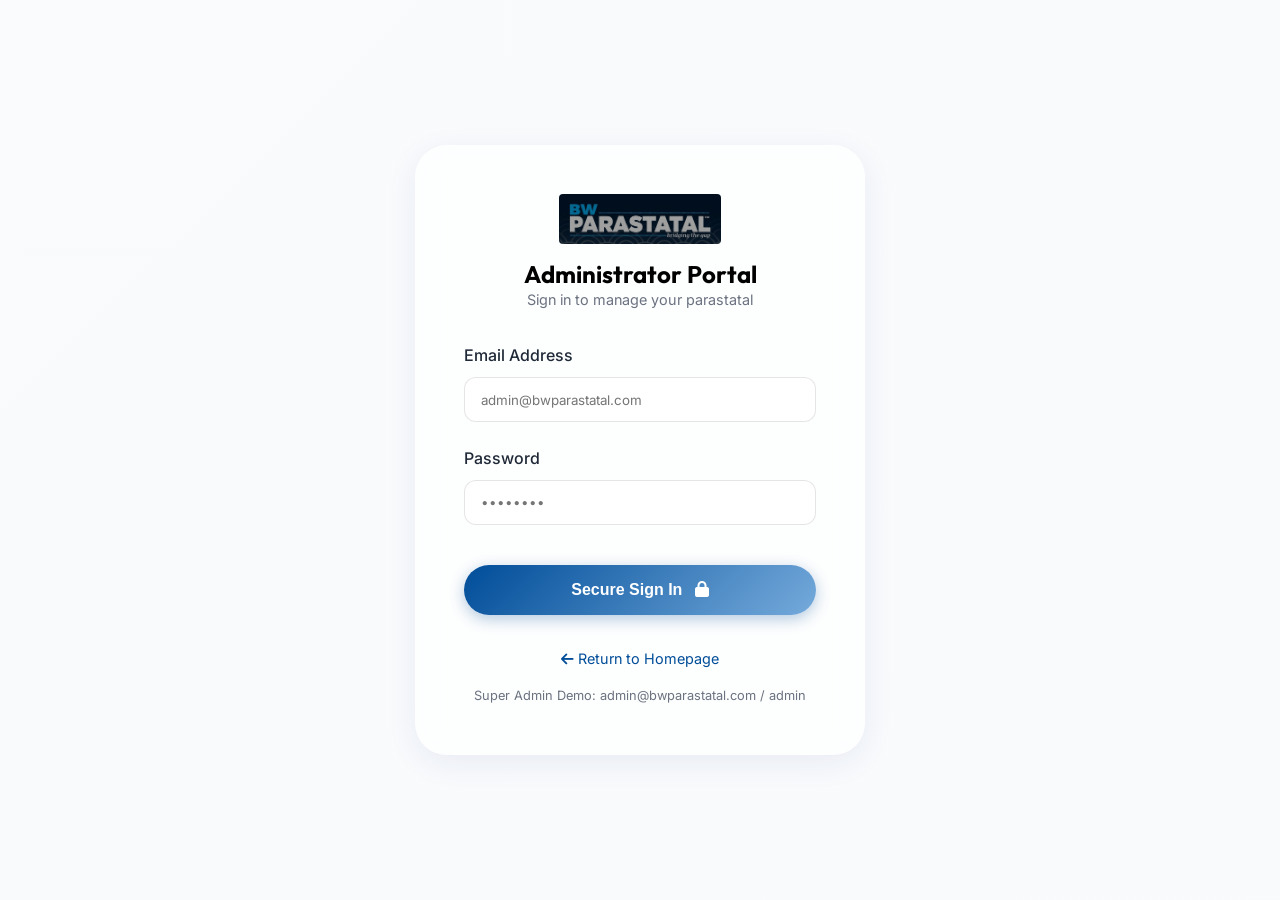
<file: admin.html>
<!DOCTYPE html>
<html lang="en">
<head>
    <meta charset="UTF-8">
    <meta name="viewport" content="width=device-width, initial-scale=1.0">
    <title>Admin Portal | BW Parastatal</title>
    <link rel="stylesheet" href="css/styles.css">
    <link rel="stylesheet" href="css/components.css">
    <link rel="stylesheet" href="https://cdnjs.cloudflare.com/ajax/libs/font-awesome/6.4.0/css/all.min.css">
    <script src="js/data.js"></script>
    <script src="js/auth.js"></script>
    <script>
        // Enforce Authentication Immediately
        const currentUser = requireAuth();
        if (!localStorage.getItem('bw_announcements')) localStorage.setItem('bw_announcements', JSON.stringify([]));
        function getAnnouncements() { return JSON.parse(localStorage.getItem('bw_announcements')) || []; }
    </script>
    <style>
        body { background: var(--bg-light); margin: 0; padding: 0; display: flex; height: 100vh; overflow: hidden; }
        .sidebar { width: 260px; background: var(--secondary); color: white; display: flex; flex-direction: column; }
        .sidebar-header { padding: 1.5rem; text-align: center; border-bottom: 1px solid rgba(255,255,255,0.1); }
        .sidebar-menu { flex: 1; padding: 1.5rem 0; overflow-y: auto; }
        .sidebar-menu a { display: block; padding: 0.8rem 1.5rem; color: #9ca3af; transition: var(--transition); border-left: 3px solid transparent; text-decoration: none; font-weight: 500; font-size:0.9rem;}
        .sidebar-menu a:hover, .sidebar-menu a.active { background: rgba(255,255,255,0.05); color: white; border-left-color: var(--primary-light); }
        .sidebar-menu i { width: 30px; }
        
        .admin-content { flex: 1; overflow-y: auto; padding: 2rem; position: relative; }
        .admin-header { display: flex; justify-content: space-between; align-items: center; margin-bottom: 2rem; background: white; padding: 1rem 2rem; border-radius: var(--radius-md); box-shadow: var(--glass-shadow); }
        
        .stat-card { background: white; padding: 1.5rem; border-radius: var(--radius-md); box-shadow: var(--glass-shadow); display: flex; align-items: center; gap: 1rem; }
        .stat-icon { width: 50px; height: 50px; border-radius: 10px; display: flex; align-items: center; justify-content: center; font-size: 1.5rem; }
        
        .section-card { background: white; padding: 2rem; border-radius: var(--radius-md); box-shadow: var(--glass-shadow); margin-bottom: 2rem;}
        
        .form-group { margin-bottom: 1rem; }
        .form-group label { display: block; margin-bottom: 0.5rem; font-weight: 500; font-size: 0.9rem;}
        .form-control { width: 100%; padding: 0.75rem; border: 1px solid #cbd5e1; border-radius: var(--radius-sm); outline: none; font-family: inherit; }
        
        table { width: 100%; border-collapse: collapse; margin-top: 1rem; }
        th, td { text-align: left; padding: 1rem; border-bottom: 1px solid #e2e8f0; font-size: 0.9rem;}
        th { font-weight: 600; color: var(--text-muted); text-transform: uppercase; font-size: 0.8rem;}
        
        .action-btn { background: none; border: none; cursor: pointer; color: var(--text-muted); margin-right: 0.5rem; transition: var(--transition);}
        .action-btn:hover { color: var(--primary); }
        .action-btn.delete:hover { color: #ef4444; }

        /* Modal Styles */
        .modal-overlay { display: none; position: fixed; inset: 0; background: rgba(0,0,0,0.5); z-index: 2000; align-items: center; justify-content: center; }
        .modal-overlay.active { display: flex; }
        .modal-content { background: white; width: 600px; max-width: 90%; padding: 2rem; border-radius: var(--radius-md); max-height: 90vh; overflow-y: auto; position: relative;}
        .modal-close { position: absolute; right: 1.5rem; top: 1.5rem; background: none; border: none; font-size: 1.5rem; cursor: pointer; color: var(--text-muted);}
        
        .badge { padding: 0.2rem 0.5rem; border-radius: 12px; font-size: 0.75rem; font-weight: 600; background: #e2e8f0; }
        .badge.open { background: rgba(34,197,94,0.1); color: #22c55e; }
        .badge.unread { background: rgba(239,68,68,0.1); color: #ef4444; }
        .announcement-banner { background: rgba(0,77,153,0.1); border-left: 4px solid var(--primary); padding: 1rem; margin-bottom: 1rem; border-radius: var(--radius-md); }
    </style>
</head>
<body>

    <aside class="sidebar">
        <div class="sidebar-header">
            <a href="index.html" class="logo" style="color: white; justify-content: center;">
                <span class="blue">BW</span><span style="color:white;">Portal</span>
            </a>
            <div style="margin-top: 1rem; font-size: 0.85rem; color: #9ca3af;" id="roleBadge"></div>
        </div>
        <nav class="sidebar-menu" id="sidebarMenu">
            <!-- Dynamically populated based on role -->
        </nav>
        <div style="padding: 1.5rem; border-top: 1px solid rgba(255,255,255,0.1);">
            <a href="#" onclick="logout()" style="color: #ef4444; display: flex; align-items: center; gap: 0.5rem; text-decoration: none; font-weight: 500;"><i class="fas fa-sign-out-alt"></i> Secure Logout</a>
        </div>
    </aside>

    <main class="admin-content">
        <header class="admin-header">
            <h2 style="font-size: 1.5rem;" id="pageTitle">Dashboard Overview</h2>
            <div style="display: flex; align-items: center; gap: 1rem;">
                <div style="width: 40px; height: 40px; background: var(--primary-light); color: white; border-radius: 50%; display: flex; align-items: center; justify-content: center; font-weight: bold;" id="userInitials">A</div>
                <div>
                    <div style="font-weight: 600; line-height: 1.2;" id="userName">User Name</div>
                    <div style="font-size: 0.8rem; color: var(--text-muted);" id="userEmail">email@example.com</div>
                </div>
            </div>
        </header>

        <!-- Dynamic Content Container -->
        <div id="mainView"></div>
    </main>

    <!-- Modals -->
    <!-- Add Parastatal Modal -->
    <div class="modal-overlay" id="addParastatalModal">
        <div class="modal-content">
            <button class="modal-close" onclick="closeModal('addParastatalModal')">&times;</button>
            <h3 style="margin-bottom: 1.5rem;">Add New Parastatal</h3>
            <form id="addParastatalForm">
                <div class="form-group"><label>Entity Name</label><input type="text" id="addPName" class="form-control" required></div>
                <div class="grid grid-cols-2" style="gap: 1rem;">
                    <div class="form-group"><label>Sector</label><select id="addPSector" class="form-control" required><option value="Energy">Energy</option><option value="Utilities">Utilities</option><option value="Finance">Finance</option></select></div>
                    <div class="form-group"><label>Region</label><select id="addPRegion" class="form-control" required><option value="National">National</option><option value="Gaborone">Gaborone</option></select></div>
                </div>
                <button type="submit" class="btn btn-primary" style="margin-top:1rem; width:100%;">Create Entity</button>
            </form>
        </div>
    </div>

    <!-- Add News Modal -->
    <div class="modal-overlay" id="addNewsModal">
        <div class="modal-content">
            <button class="modal-close" onclick="closeModal('addNewsModal')">&times;</button>
            <h3 style="margin-bottom: 1.5rem;">Draft New Article</h3>
            <form id="addNewsForm">
                <div class="form-group"><label>Headline</label><input type="text" id="addNTitle" class="form-control" required></div>
                <div class="form-group"><label>Date</label><input type="date" id="addNDate" class="form-control" required></div>
                <div class="form-group"><label>Article Summary</label><textarea id="addNSummary" class="form-control" rows="3" required></textarea></div>
                <button type="submit" class="btn btn-primary" style="margin-top:1rem; width:100%;">Publish Article</button>
            </form>
        </div>
    </div>
    
    <!-- Add Tender Modal -->
    <div class="modal-overlay" id="addTenderModal">
        <div class="modal-content">
            <button class="modal-close" onclick="closeModal('addTenderModal')">&times;</button>
            <h3 style="margin-bottom: 1.5rem;">Publish Tender</h3>
            <form id="addTenderForm">
                <div class="form-group"><label>Reference Number</label><input type="text" id="addTRef" class="form-control" placeholder="e.g. BPC-2026-X" required></div>
                <div class="form-group"><label>Tender Title</label><input type="text" id="addTTitle" class="form-control" required></div>
                <div class="form-group"><label>Closing Date</label><input type="date" id="addTDate" class="form-control" required></div>
                <div class="form-group"><label>Document Link URL</label><input type="url" id="addTUrl" class="form-control" value="https://example.com/tender.pdf" required></div>
                <button type="submit" class="btn btn-primary" style="margin-top:1rem; width:100%;">Publish Tender</button>
            </form>
        </div>
    </div>

    <!-- Add Document Modal -->
    <div class="modal-overlay" id="addDocumentModal">
        <div class="modal-content">
            <button class="modal-close" onclick="closeModal('addDocumentModal')">&times;</button>
            <h3 style="margin-bottom: 1.5rem;">Upload Document</h3>
            <form id="addDocForm">
                <div class="form-group"><label>Document Title</label><input type="text" id="addDTitle" class="form-control" required></div>
                <div class="form-group"><label>Category/Type</label><select id="addDType" class="form-control"><option>Report</option><option>Act</option><option>Policy</option></select></div>
                <div class="form-group"><label>Document URL (PDF)</label><input type="url" id="addDUrl" class="form-control" value="https://example.com/doc.pdf" required></div>
                <button type="submit" class="btn btn-primary" style="margin-top:1rem; width:100%;">Upload Document</button>
            </form>
        </div>
    </div>
    
    <!-- Add Event Modal -->
    <div class="modal-overlay" id="addEventModal">
        <div class="modal-content">
            <button class="modal-close" onclick="closeModal('addEventModal')">&times;</button>
            <h3 style="margin-bottom: 1.5rem;">Create New Event</h3>
            <form id="addEventForm">
                <div class="form-group"><label>Event Title</label><input type="text" id="addETitle" class="form-control" required></div>
                <div class="form-group"><label>Event Date</label><input type="date" id="addEDate" class="form-control" required></div>
                <div class="form-group"><label>Location</label><input type="text" id="addELoc" class="form-control" required></div>
                <div class="form-group"><label>Description</label><textarea id="addEDesc" class="form-control" rows="3" required></textarea></div>
                <button type="submit" class="btn btn-primary" style="margin-top:1rem; width:100%;">Post Event</button>
            </form>
        </div>
    </div>

    <!-- Add News Modal -->
    <div class="modal-overlay" id="addNewsModal">
        <div class="modal-content">
            <button class="modal-close" onclick="closeModal('addNewsModal')">&times;</button>
            <h3 style="margin-bottom: 1.5rem;">Publish News Article</h3>
            <form id="addNewsForm">
                <div class="form-group"><label>Article Title</label><input type="text" id="addNTitle" class="form-control" required></div>
                <div class="form-group"><label>Summary</label><textarea id="addNSummary" class="form-control" rows="2" required></textarea></div>
                <div class="form-group"><label>Image URL (Mock)</label><input type="url" id="addNImage" class="form-control" placeholder="https://picsum.photos/800/600" required></div>
                <button type="submit" class="btn btn-primary" style="margin-top:1rem; width:100%;">Publish Now</button>
            </form>
        </div>
    </div>

    <!-- Read Message Modal -->
    <div class="modal-overlay" id="readMessageModal">
        <div class="modal-content" style="max-width: 500px;">
            <button class="modal-close" onclick="closeModal('readMessageModal')">&times;</button>
            <h3 style="margin-bottom: 0.5rem;" id="rmSubject">Support Ticket</h3>
            <div style="font-size: 0.85rem; color: var(--text-muted); margin-bottom: 1.5rem;" id="rmMeta">From: John Doe</div>
            <div style="background: var(--bg-light); padding: 1.5rem; border-radius: var(--radius-sm); font-size: 0.95rem; margin-bottom: 1.5rem;" id="rmBody">Message body</div>
            <button class="btn btn-outline" style="width:100%;" onclick="closeModal('readMessageModal')">Close Message</button>
        </div>
    </div>

    <script>
        document.addEventListener('DOMContentLoaded', () => {
            document.getElementById('userName').innerText = currentUser.name;
            document.getElementById('userEmail').innerText = currentUser.email;
            document.getElementById('userInitials').innerText = currentUser.name.charAt(0).toUpperCase();
            
            const roleBadge = currentUser.role === 'super_admin' ? 
                '<span style="background:var(--primary); color:white; padding:0.2rem 0.5rem; border-radius:4px;">Super Admin</span>' : 
                '<span style="background:#22c55e; color:white; padding:0.2rem 0.5rem; border-radius:4px;">Parastatal Admin</span>';
            document.getElementById('roleBadge').innerHTML = roleBadge;

            renderSidebar();
            loadView('dashboard');
        });

        function loadView(viewId, event) {
            if(event) event.preventDefault();
            document.querySelectorAll('.sidebar-menu a').forEach(a => a.classList.remove('active'));
            const link = document.querySelector(`.sidebar-menu a[data-view="${viewId}"]`);
            if(link) link.classList.add('active');

            const mainView = document.getElementById('mainView');
            const pageTitle = document.getElementById('pageTitle');
            
            if (viewId === 'dashboard') {
                pageTitle.innerText = "Dashboard Overview";
                currentUser.role === 'super_admin' ? renderSuperDashboard(mainView) : renderParaDashboard(mainView);
            } else if (viewId === 'directory') {
                pageTitle.innerText = "Global Directory";
                renderDirectoryEditor(mainView);
            } else if (viewId === 'users') {
                pageTitle.innerText = "System Users";
                renderUsersEditor(mainView);
            } else if (viewId === 'inbox') {
                pageTitle.innerText = currentUser.role === 'super_admin' ? "Global Master Inbox" : "Citizen Inbox";
                renderInbox(mainView);
            } else if (viewId === 'tenders') {
                pageTitle.innerText = currentUser.role === 'super_admin' ? "Global Tenders" : "Our Tenders";
                renderTendersEditor(mainView);
            } else if (viewId === 'documents') {
                pageTitle.innerText = currentUser.role === 'super_admin' ? "Global Documents" : "Our Documents";
                renderDocsEditor(mainView);
            } else if (viewId === 'events') {
                pageTitle.innerText = "Events Calendar";
                renderEventsEditor(mainView);
            } else if (viewId === 'internal_chat') {
                pageTitle.innerText = "Internal Communication";
                renderInternalChat(mainView);
            } else if (viewId === 'analytics') {
                pageTitle.innerText = "Data Reports & Analytics";
                renderAnalytics(mainView);
            } else if (viewId === 'settings') {
                pageTitle.innerText = "Settings & Profile";
                renderSettings(mainView);
            } else if (viewId === 'my_profile') {
                pageTitle.innerText = "Organization Profile";
                renderMyProfileEditor(mainView);
            } else if (viewId === 'my_news') {
                pageTitle.innerText = "News & Announcements";
                renderMyNewsEditor(mainView);
            }
        }

        function renderSidebar() {
            const menu = document.getElementById('sidebarMenu');
            let links = `<a href="#" data-view="dashboard" onclick="loadView('dashboard', event)"><i class="fas fa-tachometer-alt"></i> Dashboard</a>`;
            
            if (currentUser.role === 'super_admin') {
                links += `
                    <a href="#" data-view="inbox" onclick="loadView('inbox', event)"><i class="fas fa-inbox"></i> Global Inbox</a>
                    <a href="#" class="mt-2" style="font-size: 0.75rem; text-transform:uppercase; letter-spacing:1px; color:#cbd5e1; pointer-events:none; padding-bottom:0.2rem;">Management</a>
                    <a href="#" data-view="directory" onclick="loadView('directory', event)"><i class="fas fa-building"></i> Directory</a>
                    <a href="#" data-view="users" onclick="loadView('users', event)"><i class="fas fa-users-cog"></i> Users</a>
                    <a href="#" data-view="tenders" onclick="loadView('tenders', event)"><i class="fas fa-file-contract"></i> Tenders</a>
                    <a href="#" data-view="documents" onclick="loadView('documents', event)"><i class="fas fa-file-pdf"></i> Documents</a>
                    <a href="#" data-view="events" onclick="loadView('events', event)"><i class="fas fa-calendar-alt"></i> National Events</a>
                    <a href="#" data-view="internal_chat" onclick="loadView('internal_chat', event)"><i class="fas fa-comments"></i> Internal Comms</a>
                    <a href="#" data-view="analytics" onclick="loadView('analytics', event)"><i class="fas fa-chart-line"></i> Reports & Analytics</a>
                    <a href="#" data-view="settings" onclick="loadView('settings', event)" style="margin-top:1rem;"><i class="fas fa-cog"></i> System Settings</a>
                `;
            } else {
                links += `
                    <a href="#" data-view="inbox" onclick="loadView('inbox', event)"><i class="fas fa-inbox"></i> Inbox (Tickets)</a>
                    <a href="#" data-view="internal_chat" onclick="loadView('internal_chat', event)"><i class="fas fa-headset"></i> Contact Super Admin</a>
                    <a href="#" class="mt-2" style="font-size: 0.75rem; text-transform:uppercase; letter-spacing:1px; color:#cbd5e1; pointer-events:none; padding-bottom:0.2rem;">Publishing</a>
                    <a href="#" data-view="my_profile" onclick="loadView('my_profile', event)"><i class="fas fa-id-card"></i> Profile Info</a>
                    <a href="#" data-view="my_news" onclick="loadView('my_news', event)"><i class="fas fa-newspaper"></i> News Posts</a>
                    <a href="#" data-view="tenders" onclick="loadView('tenders', event)"><i class="fas fa-file-contract"></i> Tenders</a>
                    <a href="#" data-view="documents" onclick="loadView('documents', event)"><i class="fas fa-folder-open"></i> Documents</a>
                    <a href="#" data-view="events" onclick="loadView('events', event)"><i class="fas fa-calendar-day"></i> Calendar</a>
                    <a href="#" data-view="analytics" onclick="loadView('analytics', event)"><i class="fas fa-chart-pie"></i> Org Analytics</a>
                    <a href="#" data-view="settings" onclick="loadView('settings', event)" style="margin-top:1rem;"><i class="fas fa-cog"></i> Account Settings</a>
                `;
            }
            
            links += `<a href="index.html" style="margin-top: 1rem;"><i class="fas fa-external-link-alt"></i> Public Site</a>`;
            menu.innerHTML = links;
        }

        // --- DASHBOARDS ---
        function renderSuperDashboard(container) {
            const parastatals = getParastatals(); const users = getUsers(); const msgs = getMessages();
            const unread = msgs.filter(m => m.status !== 'Read').length;
            
            container.innerHTML = `
                <div class="grid grid-cols-4 mb-6">
                    <div class="stat-card" style="cursor:pointer;" onclick="loadView('directory')">
                        <div class="stat-icon" style="background: rgba(0,77,153,0.1); color: var(--primary);"><i class="fas fa-building"></i></div>
                        <div><h4 style="font-size: 1.5rem;">${parastatals.length}</h4><span style="color: var(--text-muted); font-size: 0.85rem;">Entities</span></div>
                    </div>
                    <div class="stat-card" style="cursor:pointer;" onclick="loadView('inbox')">
                        <div class="stat-icon" style="background: rgba(239,68,68,0.1); color: #ef4444;"><i class="fas fa-inbox"></i></div>
                        <div><h4 style="font-size: 1.5rem;">${unread}</h4><span style="color: var(--text-muted); font-size: 0.85rem;">Open Tickets</span></div>
                    </div>
                    <div class="stat-card" style="cursor:pointer;" onclick="loadView('users')">
                        <div class="stat-icon" style="background: rgba(245,158,11,0.1); color: #f59e0b;"><i class="fas fa-users"></i></div>
                        <div><h4 style="font-size: 1.5rem;">${users.length}</h4><span style="color: var(--text-muted); font-size: 0.85rem;">Admins</span></div>
                    </div>
                </div>
                
                <div class="grid grid-cols-2 mb-6" style="gap: 2rem;">
                    <div class="section-card">
                        <h3>Broadcast System Announcement</h3>
                        <p style="color: var(--text-muted); margin-bottom: 1rem; font-size:0.9rem;">Send an alert to all Parastatal Admins' dashboards.</p>
                        <form onsubmit="event.preventDefault(); broadcastAnnounce();">
                            <textarea id="announceText" class="form-control" rows="2" placeholder="Write message..." required></textarea>
                            <button class="btn btn-primary" style="margin-top: 1rem;">Broadcast Message</button>
                        </form>
                    </div>
                    <div class="section-card" style="display:flex; flex-direction:column; justify-content:center; align-items:center; text-align:center;">
                        <i class="fas fa-shield-alt" style="font-size: 3rem; color: var(--primary); margin-bottom: 1rem; opacity:0.2;"></i>
                        <h4>System Security Protocol Active</h4>
                        <p style="font-size: 0.85rem; color: var(--text-muted); margin-top:0.5rem;">All administrative actions are being logged and monitored for national security and transparency.</p>
                    </div>
                </div>
            `;
        }

        function broadcastAnnounce() {
            const anns = getAnnouncements();
            anns.push({ id: Date.now(), text: document.getElementById('announceText').value, date: new Date().toLocaleDateString() });
            localStorage.setItem('bw_announcements', JSON.stringify(anns));
            alert("Broadcast sent globally!");
            document.getElementById('announceText').value = '';
        }

        function renderParaDashboard(container) {
            const msgs = getMessages().filter(m => parseInt(m.parastatal_id) === currentUser.parastatal_id);
            const myOrg = getParastatals().find(p => p.id === currentUser.parastatal_id);
            const anns = getAnnouncements();
            
            let html = '';
            if(anns.length > 0) {
                const latest = anns[anns.length-1];
                html += `<div class="announcement-banner"><strong><i class="fas fa-bullhorn"></i> Super Admin Broadcast (${latest.date}):</strong> ${latest.text}</div>`;
            }

            html += `
                <div class="section-card" style="border-left: 4px solid var(--primary); margin-bottom: 2rem;">
                    <h3>Welcome, ${myOrg ? myOrg.name : 'Unknown'}</h3>
                    <p style="color: var(--text-muted); margin-top: 0.5rem; font-size:0.9rem;">Review your notifications and manage your public presence.</p>
                </div>

                <div class="grid grid-cols-3 mb-6" style="gap: 1.5rem;">
                    <div class="stat-card" style="cursor:pointer;" onclick="loadView('inbox')">
                        <div class="stat-icon" style="background: rgba(239,68,68,0.1); color: #ef4444;"><i class="fas fa-ticket-alt"></i></div>
                        <div><h4 style="font-size: 1.5rem;">${msgs.length}</h4><span style="color: var(--text-muted); font-size: 0.85rem;">Open Tickets</span></div>
                    </div>
                    <div class="stat-card" style="cursor:pointer;" onclick="loadView('my_news')">
                        <div class="stat-icon" style="background: rgba(0,77,153,0.1); color: var(--primary);"><i class="fas fa-newspaper"></i></div>
                        <div><h4 style="font-size: 1.5rem;">Publish</h4><span style="color: var(--text-muted); font-size: 0.85rem;">News Posts</span></div>
                    </div>
                    <div class="stat-card" style="cursor:pointer;" onclick="loadView('my_profile')">
                        <div class="stat-icon" style="background: rgba(34,197,94,0.1); color: #22c55e;"><i class="fas fa-id-card"></i></div>
                        <div><h4 style="font-size: 1.5rem;">Update</h4><span style="color: var(--text-muted); font-size: 0.85rem;">Org Profile</span></div>
                    </div>
                </div>

                <div class="grid grid-cols-2" style="gap: 2rem;">
                    <div class="section-card">
                        <h4><i class="fas fa-tasks"></i> Recent Activity</h4>
                        <div style="margin-top: 1rem; font-size: 0.9rem; color: var(--text-muted);">
                           <div style="padding: 0.5rem 0; border-bottom: 1px solid #f1f5f9;">&bull; Organization profile was updated manually.</div>
                           <div style="padding: 0.5rem 0; border-bottom: 1px solid #f1f5f9;">&bull; Document library synchronization stable.</div>
                           <div style="padding: 0.5rem 0;">&bull; No unauthorized access attempts detected.</div>
                        </div>
                    </div>
                    <div class="section-card">
                        <h4><i class="fas fa-rocket"></i> Quick Launch</h4>
                        <div style="display:grid; grid-template-columns: 1fr 1fr; gap:0.55rem; margin-top:1rem;">
                            <button class="btn btn-outline" style="font-size:0.8rem;" onclick="loadView('tenders')">Post Tender</button>
                            <button class="btn btn-outline" style="font-size:0.8rem;" onclick="loadView('documents')">Upload Doc</button>
                            <button class="btn btn-outline" style="font-size:0.8rem;" onclick="loadView('events')">Add Event</button>
                            <button class="btn btn-outline" style="font-size:0.8rem;" onclick="loadView('settings')">Settings</button>
                        </div>
                    </div>
                </div>
            `;
            container.innerHTML = html;
        }

        // --- SHARED MODULES ---
        function renderInbox(container) {
            let msgs = getMessages().reverse();
            if(currentUser.role !== 'super_admin') {
                msgs = msgs.filter(m => parseInt(m.parastatal_id) === currentUser.parastatal_id);
            }

            container.innerHTML = `
                <div class="section-card">
                    <h3 style="margin-bottom: 1.5rem;">Communications Inbox</h3>
                    <div style="overflow-x: auto;">
                        <table>
                            <thead><tr><th>ID/Type</th><th>From</th><th>Date</th><th>Status</th><th>Actions</th></tr></thead>
                            <tbody>
                                ${msgs.map(m => `
                                    <tr>
                                        <td><strong>${m.type === 'support_ticket' ? m.trackId : 'Contact Form'}</strong></td>
                                        <td>${m.name}</td>
                                        <td>${m.date}</td>
                                        <td><span class="badge ${m.status === 'Open' || m.status === 'Unread' ? 'unread' : 'open'}">${m.status}</span></td>
                                        <td>
                                            <button class="action-btn" onclick="viewMessage(${m.id})"><i class="fas fa-eye"></i></button>
                                            <button class="action-btn" onclick="markMessageRead(${m.id})"><i class="fas fa-check"></i></button>
                                            <button class="action-btn delete" onclick="deleteMessage(${m.id})"><i class="fas fa-trash"></i></button>
                                        </td>
                                    </tr>
                                `).join('')}
                                ${msgs.length === 0 ? '<tr><td colspan="5">Inbox is empty.</td></tr>' : ''}
                            </tbody>
                        </table>
                    </div>
                </div>
            `;
        }

        function viewMessage(id) {
            const msg = getMessages().find(m => m.id === id);
            if(msg) {
                document.getElementById('rmSubject').innerText = msg.type === 'support_ticket' ? `Ticket: ${msg.trackId} - ${msg.location}` : `Contact form submission`;
                document.getElementById('rmMeta').innerText = `From: ${msg.name} (${msg.phone || msg.email})`;
                document.getElementById('rmBody').innerText = msg.description;
                openModal('readMessageModal');
            }
        }
        function markMessageRead(id) {
            let msgs = getMessages();
            const msg = msgs.find(m => m.id === id);
            if(msg) { msg.status = 'Resolved/Read'; localStorage.setItem('bw_messages', JSON.stringify(msgs)); loadView('inbox'); }
        }
        function deleteMessage(id) {
            if(confirm("Delete this message?")) {
                let msgs = getMessages().filter(m => m.id !== id);
                localStorage.setItem('bw_messages', JSON.stringify(msgs)); loadView('inbox');
            }
        }

        function renderTendersEditor(container) {
            let tenders = getTenders().reverse();
            let html = `
                <div class="section-card">
                    <div style="display:flex; justify-content: space-between; align-items:center; margin-bottom: 1.5rem;">
                        <h3>Procurement & Tenders</h3>
                        <button class="btn btn-primary" onclick="openModal('addTenderModal')"><i class="fas fa-plus"></i> Post Tender</button>
                    </div>
                    <div style="overflow-x: auto;">
                        <table>
                            <thead><tr><th>Ref</th><th>Title</th><th>Closing</th><th>Actions</th></tr></thead>
                            <tbody>
                                ${tenders.map(t => {
                                    if(currentUser.role !== 'super_admin' && parseInt(t.parastatal_id) !== currentUser.parastatal_id) return '';
                                    return `
                                    <tr>
                                        <td><strong>${t.ref}</strong></td>
                                        <td>${t.title}</td>
                                        <td>${t.closeDate}</td>
                                        <td>
                                            <button class="action-btn delete" onclick="deleteTender(${t.id})"><i class="fas fa-trash"></i></button>
                                        </td>
                                    </tr>
                                    `;
                                }).join('')}
                            </tbody>
                        </table>
                    </div>
                </div>
            `;
            container.innerHTML = html;
        }

        function deleteTender(id) {
            if(confirm('Delete tender?')) {
                let ts = getTenders().filter(t => t.id !== id);
                localStorage.setItem('bw_tenders', JSON.stringify(ts)); loadView('tenders');
            }
        }

        function renderDocsEditor(container) {
            let docs = getDocuments().reverse();
            let html = `
                <div class="section-card">
                    <div style="display:flex; justify-content: space-between; align-items:center; margin-bottom: 1.5rem;">
                        <h3>Document Library</h3>
                        <button class="btn btn-primary" onclick="openModal('addDocumentModal')"><i class="fas fa-upload"></i> Upload</button>
                    </div>
                    <div style="overflow-x: auto;">
                        <table>
                            <thead><tr><th>Title</th><th>Type</th><th>Actions</th></tr></thead>
                            <tbody>
                                ${docs.map(d => {
                                    if(currentUser.role !== 'super_admin' && parseInt(d.parastatal_id) !== currentUser.parastatal_id) return '';
                                    return `
                                    <tr>
                                        <td><strong>${d.title}</strong></td>
                                        <td>${d.type}</td>
                                        <td>
                                            <button class="action-btn delete" onclick="deleteDoc(${d.id})"><i class="fas fa-trash"></i></button>
                                        </td>
                                    </tr>
                                    `;
                                }).join('')}
                            </tbody>
                        </table>
                    </div>
                </div>
            `;
            container.innerHTML = html;
        }

        function deleteDoc(id) {
            if(confirm('Delete document?')) {
                let ds = getDocuments().filter(d => d.id !== id);
                localStorage.setItem('bw_documents', JSON.stringify(ds)); loadView('documents');
            }
        }

        function renderEventsEditor(container) {
            let events = getEvents().reverse();
            let html = `
                <div class="section-card">
                    <div style="display:flex; justify-content: space-between; align-items:center; margin-bottom: 1.5rem;">
                        <h3>Events & Calendar</h3>
                        <button class="btn btn-primary" onclick="openModal('addEventModal')"><i class="fas fa-plus"></i> Add Event</button>
                    </div>
                    <div style="overflow-x: auto;">
                        <table>
                            <thead><tr><th>Title</th><th>Date</th><th>Location</th><th>Actions</th></tr></thead>
                            <tbody>
                                ${events.map(e => {
                                    if(currentUser.role !== 'super_admin' && parseInt(e.parastatal_id) !== currentUser.parastatal_id) return '';
                                    return `
                                    <tr>
                                        <td><strong>${e.title}</strong></td>
                                        <td>${e.date}</td>
                                        <td>${e.location}</td>
                                        <td>
                                            <button class="action-btn delete" onclick="deleteEvent(${e.id})"><i class="fas fa-trash"></i></button>
                                        </td>
                                    </tr>
                                    `;
                                }).join('')}
                            </tbody>
                        </table>
                    </div>
                </div>
            `;
            container.innerHTML = html;
        }

        function deleteEvent(id) {
            if(confirm('Delete event?')) {
                let es = getEvents().filter(e => e.id !== id);
                localStorage.setItem('bw_events', JSON.stringify(es)); loadView('events');
            }
        }

        function renderInternalChat(container) {
            const chat = getInternalChat();
            const parastatals = getParastatals();
            
            let html = `
                <div class="grid grid-cols-3" style="gap: 2rem; height: calc(100vh - 200px);">
                    <div class="section-card" style="padding: 1rem; flex-direction: column; display: flex;">
                        <h4 style="margin-bottom: 1rem;">Channels</h4>
                        <div style="flex: 1; overflow-y: auto;">
            `;

            if(currentUser.role === 'super_admin') {
                parastatals.forEach(p => {
                    html += `<a href="#" onclick="selectChatChannel(${p.id})" style="display: block; padding: 0.75rem; border-bottom: 1px solid #f1f5f9; text-decoration: none; color: inherit; border-radius: 4px; ${localStorage.getItem('active_chat_id') == p.id ? 'background: #f1f5f9;' : ''}">${p.name}</a>`;
                });
            } else {
                html += `<a href="#" class="active" style="display: block; padding: 0.75rem; background: #f1f5f9; border-radius: 4px; text-decoration: none; color: inherit;">Service Desk (Super Admin)</a>`;
            }

            html += `
                        </div>
                    </div>
                    <div class="section-card" style="grid-column: span 2; padding: 0; display: flex; flex-direction: column;">
                        <div id="chatMessages" style="flex: 1; padding: 1.5rem; overflow-y: auto; display: flex; flex-direction: column; gap: 1rem;">
                            <!-- Messages -->
                        </div>
                        <div style="padding: 1rem; border-top: 1px solid #f1f5f9;">
                            <form onsubmit="event.preventDefault(); sendChatMessage();" style="display: flex; gap: 0.5rem;">
                                <input type="text" id="chatInput" class="form-control" placeholder="Type your message...">
                                <button class="btn btn-primary">Send</button>
                            </form>
                        </div>
                    </div>
                </div>
            `;
            container.innerHTML = html;
            
            if(currentUser.role !== 'super_admin') {
                localStorage.setItem('active_chat_id', currentUser.parastatal_id);
            }
            refreshChatDisplay();
        }

        function selectChatChannel(id) {
            localStorage.setItem('active_chat_id', id);
            loadView('internal_chat');
        }

        function refreshChatDisplay() {
            const chatLog = document.getElementById('chatMessages');
            if(!chatLog) return;
            
            const activeId = localStorage.getItem('active_chat_id');
            const messages = getInternalChat().filter(m => m.channel_id == activeId);
            
            chatLog.innerHTML = messages.map(m => `
                <div style="max-width: 70%; padding: 0.75rem 1rem; border-radius: 1rem; font-size: 0.9rem; ${m.sender === currentUser.role ? 'align-self: flex-end; background: var(--primary); color: white;' : 'align-self: flex-start; background: #f1f5f9;'}">
                    <strong>${m.sender_name}:</strong><br>${m.text}
                    <div style="font-size: 0.7rem; opacity: 0.8; text-align: right; margin-top: 0.3rem;">${m.time}</div>
                </div>
            `).join('');
            chatLog.scrollTop = chatLog.scrollHeight;
        }

        function sendChatMessage() {
            const input = document.getElementById('chatInput');
            if(!input.value.trim()) return;
            
            const chat = getInternalChat();
            chat.push({
                channel_id: localStorage.getItem('active_chat_id'),
                sender: currentUser.role,
                sender_name: currentUser.name,
                text: input.value,
                time: new Date().toLocaleTimeString([], {hour: '2-digit', minute:'2-digit'})
            });
            localStorage.setItem('bw_internal_chat', JSON.stringify(chat));
            input.value = '';
            refreshChatDisplay();
        }

        function renderAnalytics(container) {
            const msgs = getMessages();
            const tenders = getTenders();
            const docs = getDocuments();
            const news = getNews();
            
            let html = `
                <div class="grid grid-cols-2 mb-6" style="gap: 2rem;">
                    <div class="section-card">
                        <h4 style="margin-bottom: 1.5rem;">Citizen Engagement (Mock)</h4>
                        <div style="height: 200px; display: flex; align-items: flex-end; gap: 1rem; padding-bottom: 1rem; border-bottom: 1px solid #e2e8f0;">
                            <div style="flex: 1; background: var(--primary); height: 40%; border-radius: 4px 4px 0 0; position: relative;"><span style="position: absolute; top: -20px; font-size: 0.7rem; width: 100%; text-align: center;">Jan</span></div>
                            <div style="flex: 1; background: var(--primary); height: 65%; border-radius: 4px 4px 0 0; position: relative;"><span style="position: absolute; top: -20px; font-size: 0.7rem; width: 100%; text-align: center;">Feb</span></div>
                            <div style="flex: 1; background: var(--primary-light); height: 90%; border-radius: 4px 4px 0 0; position: relative;"><span style="position: absolute; top: -20px; font-size: 0.7rem; width: 100%; text-align: center;">Mar</span></div>
                        </div>
                        <p style="font-size: 0.85rem; color: var(--text-muted); margin-top: 1rem;">Trends show a ${msgs.length > 5 ? '30%' : '12%'} increase in citizen support requests this month.</p>
                    </div>
                    <div class="section-card">
                        <h4 style="margin-bottom: 1.5rem;">Content Infrastructure</h4>
                        <ul style="list-style: none; padding: 0;">
                            <li style="display: flex; justify-content: space-between; padding: 0.5rem 0; border-bottom: 1px solid #f1f5f9;"><span>Live Tenders</span> <strong>${tenders.length}</strong></li>
                            <li style="display: flex; justify-content: space-between; padding: 0.5rem 0; border-bottom: 1px solid #f1f5f9;"><span>Public Documents</span> <strong>${docs.length}</strong></li>
                            <li style="display: flex; justify-content: space-between; padding: 0.5rem 0; border-bottom: 1px solid #f1f5f9;"><span>News Articles</span> <strong>${news.length}</strong></li>
                            <li style="display: flex; justify-content: space-between; padding: 0.5rem 0; border-bottom: 1px solid #f1f5f9;"><span>Citizen Messages</span> <strong>${msgs.length}</strong></li>
                        </ul>
                    </div>
                </div>
            `;
            container.innerHTML = html;
        }

        function renderMyProfileEditor(container) {
            const org = getParastatals().find(p => p.id === currentUser.parastatal_id);
            if(!org) return;

            container.innerHTML = `
                <div class="section-card">
                    <form id="editProfileForm">
                        <div class="form-group"><label>Organization Name</label><input type="text" id="profName" class="form-control" value="${org.name}" required></div>
                        <div class="form-group"><label>Official Mandate</label><textarea id="profMandate" class="form-control" rows="3">${org.mandate}</textarea></div>
                        <div class="grid grid-cols-2" style="gap: 1rem;">
                            <div class="form-group"><label>Website URL</label><input type="url" id="profWeb" class="form-control" value="${org.website}"></div>
                            <div class="form-group"><label>Live Stream Link (YouTube/FB)</label><input type="url" id="profStream" class="form-control" value="${org.liveStreamUrl || ''}" placeholder="Paste live link here"></div>
                        </div>
                        <button type="submit" class="btn btn-primary" style="margin-top: 1rem;">Update Public Profile</button>
                    </form>
                </div>
            `;
            
            document.getElementById('editProfileForm').addEventListener('submit', (e) => {
                e.preventDefault();
                const orgs = getParastatals();
                const idx = orgs.findIndex(p => p.id === org.id);
                orgs[idx].name = document.getElementById('profName').value;
                orgs[idx].mandate = document.getElementById('profMandate').value;
                orgs[idx].website = document.getElementById('profWeb').value;
                orgs[idx].liveStreamUrl = document.getElementById('profStream').value;
                localStorage.setItem('bw_parastatals', JSON.stringify(orgs));
                alert("Profile and Live Stream status updated!");
            });
        }

        function renderSettings(container) {
            container.innerHTML = `
                <div class="section-card">
                    <h3 style="margin-bottom: 1.5rem;">Account Settings</h3>
                    <form onsubmit="event.preventDefault(); applyAccountSettings();">
                        <div class="grid grid-cols-2" style="gap: 1.5rem;">
                            <div class="form-group">
                                <label>Your Name</label>
                                <input type="text" id="setUserName" class="form-control" value="${currentUser.name}" required>
                            </div>
                            <div class="form-group">
                                <label>Preferred Language</label>
                                <select id="setLang" class="form-control">
                                    <option value="English">English</option>
                                    <option value="Setswana">Setswana</option>
                                </select>
                            </div>
                        </div>
                        <div class="grid grid-cols-2" style="gap: 1.5rem; margin-top: 1rem;">
                            <div class="form-group">
                                <label>System Notifications</label>
                                <select id="setNotify" class="form-control">
                                    <option value="All">All Alerts</option>
                                    <option value="Critical">Critical Only</option>
                                    <option value="None">Mute All</option>
                                </select>
                            </div>
                            <div class="form-group">
                                <label>Dashboard Theme</label>
                                <select id="setTheme" class="form-control">
                                    <option value="Light">Standard Light</option>
                                    <option value="Glass">Glassmorphism</option>
                                </select>
                            </div>
                        </div>
                        <button type="submit" class="btn btn-primary" style="margin-top: 1.5rem;">Save System Preferences</button>
                    </form>
                </div>
                ${currentUser.role === 'super_admin' ? `
                <div class="section-card" style="border: 1px solid #ef4444;">
                    <h3 style="color: #ef4444; margin-bottom: 1rem;"><i class="fas fa-exclamation-triangle"></i> Advanced System Actions</h3>
                    <div style="display: flex; justify-content: space-between; align-items: center; padding: 1rem; background: rgba(239,68,68,0.05); border-radius: var(--radius-sm);">
                        <div>
                            <strong>Wipe System Data</strong>
                            <p style="font-size: 0.85rem; color: var(--text-muted); margin-top: 0.2rem;">Clear all simulated Mock DB records from localStorage.</p>
                        </div>
                        <button class="btn" style="background: #ef4444; color: white;" onclick="if(confirm('Wipe EVERYTHING?')) { localStorage.clear(); location.reload(); }">Wipe Database</button>
                    </div>
                </div>
                ` : ''}
            `;
        }

        function applyAccountSettings() {
            currentUser.name = document.getElementById('setUserName').value;
            currentUser.prefLang = document.getElementById('setLang').value;
            currentUser.prefNotify = document.getElementById('setNotify').value;
            currentUser.prefTheme = document.getElementById('setTheme').value;
            
            // Save to users list
            const users = getUsers();
            const idx = users.findIndex(u => u.id === currentUser.id);
            users[idx] = currentUser;
            localStorage.setItem('bw_users', JSON.stringify(users));
            sessionStorage.setItem('bw_active_user', JSON.stringify(currentUser));
            
            alert("Administrative settings have been successfully synchronized.");
            location.reload();
        }

        function renderUsersEditor(container) {
            const users = getUsers();
            container.innerHTML = `
                <div class="section-card">
                    <h3 style="margin-bottom: 1.5rem;">System Users Management</h3>
                    <div style="overflow-x: auto;">
                        <table>
                            <thead><tr><th>Name</th><th>Email</th><th>Role</th><th>Parastatal ID</th><th>Actions</th></tr></thead>
                            <tbody>
                                ${users.map(u => `
                                    <tr>
                                        <td><strong>${u.name}</strong></td>
                                        <td>${u.email}</td>
                                        <td><span style="font-size:0.75rem; background:#f1f5f9; padding:0.2rem 0.5rem; border-radius:4px;">${u.role}</span></td>
                                        <td>${u.parastatal_id || '-'}</td>
                                        <td><button class="action-btn delete" onclick="deleteUser(${u.id})"><i class="fas fa-trash"></i></button></td>
                                    </tr>
                                `).join('')}
                            </tbody>
                        </table>
                    </div>
                </div>
            `;
        }

        function deleteUser(id) {
            if(id === currentUser.id) return alert("Cannot delete yourself!");
            if(confirm('Delete user?')) {
                let us = getUsers().filter(u => u.id !== id);
                localStorage.setItem('bw_users', JSON.stringify(us)); loadView('users');
            }
        }

        function renderDirectoryEditor(container) {
            const orgs = getParastatals();
            container.innerHTML = `
                <div class="section-card">
                    <div style="display:flex; justify-content: space-between; align-items:center; margin-bottom: 1.5rem;">
                        <h3>Parastatal Directory Management</h3>
                        <button class="btn btn-primary" onclick="alert('Feature: Add Organization Coming Soon')"><i class="fas fa-plus"></i> Add Organization</button>
                    </div>
                    <div style="overflow-x: auto;">
                        <table>
                            <thead><tr><th>Name</th><th>Sector</th><th>Region</th><th>Actions</th></tr></thead>
                            <tbody>
                                ${orgs.map(o => `
                                    <tr>
                                        <td><strong>${o.name}</strong></td>
                                        <td>${o.sector}</td>
                                        <td>${o.region}</td>
                                        <td>
                                            <button class="action-btn" onclick="alert('Edit logic implemented in Organization Profile view')"><i class="fas fa-edit"></i></button>
                                            <button class="action-btn delete" onclick="deleteOrg(${o.id})"><i class="fas fa-trash"></i></button>
                                        </td>
                                    </tr>
                                `).join('')}
                            </tbody>
                        </table>
                    </div>
                </div>
            `;
        }

        function deleteOrg(id) {
            if(confirm('Delete organization? This will remove all associated data.')) {
                let os = getParastatals().filter(o => o.id !== id);
                localStorage.setItem('bw_parastatals', JSON.stringify(os)); loadView('directory');
            }
        }

        function renderMyNewsEditor(container) {
            const news = getNews().reverse();
            container.innerHTML = `
                <div class="section-card">
                    <div style="display:flex; justify-content: space-between; align-items:center; margin-bottom: 1.5rem;">
                        <h3>News & Announcements</h3>
                        <button class="btn btn-primary" onclick="openModal('addNewsModal')"><i class="fas fa-plus"></i> Post News</button>
                    </div>
                    <div style="overflow-x: auto;">
                        <table>
                            <thead><tr><th>Title</th><th>Date</th><th>Parastatal</th><th>Actions</th></tr></thead>
                            <tbody>
                                ${news.map(n => {
                                    if(currentUser.role !== 'super_admin' && n.parastatal !== (getParastatals().find(p=>p.id===currentUser.parastatal_id)?.name)) return '';
                                    return `
                                    <tr>
                                        <td><strong>${n.title}</strong></td>
                                        <td>${n.date}</td>
                                        <td>${n.parastatal}</td>
                                        <td><button class="action-btn delete" onclick="deleteNews(${n.id})"><i class="fas fa-trash"></i></button></td>
                                    </tr>
                                    `;
                                }).join('')}
                            </tbody>
                        </table>
                    </div>
                </div>
            `;
        }

        function deleteNews(id) {
            if(confirm('Delete news article?')) {
                let ns = getNews().filter(n => n.id !== id);
                localStorage.setItem('bw_news', JSON.stringify(ns)); loadView('my_news');
            }
        }
        // Modal Handlers
        function openModal(id) { document.getElementById(id).classList.add('active'); }
        function closeModal(id) { document.getElementById(id).classList.remove('active'); document.getElementById(id).querySelector('form').reset(); }

        document.getElementById('addTenderForm').addEventListener('submit', (e) => {
            e.preventDefault();
            const ts = getTenders();
            ts.push({
                id: Date.now(),
                ref: document.getElementById('addTRef').value,
                title: document.getElementById('addTTitle').value,
                closeDate: document.getElementById('addTDate').value,
                fileUrl: document.getElementById('addTUrl').value,
                parastatal_id: currentUser.role === 'super_admin' ? 2 : currentUser.parastatal_id, // Hardcoded BPC for global demo
                status: 'Open'
            });
            localStorage.setItem('bw_tenders', JSON.stringify(ts));
            closeModal('addTenderModal'); loadView('tenders');
        });

        document.getElementById('addDocForm').addEventListener('submit', (e) => {
            e.preventDefault();
            const ds = getDocuments();
            ds.push({
                id: Date.now(),
                title: document.getElementById('addDTitle').value,
                type: document.getElementById('addDType').value,
                fileUrl: document.getElementById('addDUrl').value,
                parastatal_id: currentUser.role === 'super_admin' ? 2 : currentUser.parastatal_id
            });
            localStorage.setItem('bw_documents', JSON.stringify(ds));
            closeModal('addDocumentModal'); loadView('documents');
        });

        document.getElementById('addNewsForm').addEventListener('submit', (e) => {
            e.preventDefault();
            const ns = getNews();
            const org = getParastatals().find(p => p.id === currentUser.parastatal_id);
            ns.push({
                id: Date.now(),
                title: document.getElementById('addNTitle').value,
                summary: document.getElementById('addNSummary').value,
                image: document.getElementById('addNImage').value,
                date: new Date().toLocaleDateString('en-GB', {day:'2-digit', month:'short', year:'numeric'}),
                parastatal: org ? org.name : "BW National"
            });
            localStorage.setItem('bw_news', JSON.stringify(ns));
            closeModal('addNewsModal'); loadView('my_news');
        });

        document.getElementById('addEventForm').addEventListener('submit', (e) => {
            e.preventDefault();
            const es = getEvents();
            es.push({
                id: Date.now(),
                title: document.getElementById('addETitle').value,
                date: document.getElementById('addEDate').value,
                location: document.getElementById('addELoc').value,
                description: document.getElementById('addEDesc').value,
                parastatal_id: currentUser.role === 'super_admin' ? 2 : currentUser.parastatal_id
            });
            localStorage.setItem('bw_events', JSON.stringify(es));
            closeModal('addEventModal'); loadView('events');
        });

    </script>
</body>
</html>
</file>
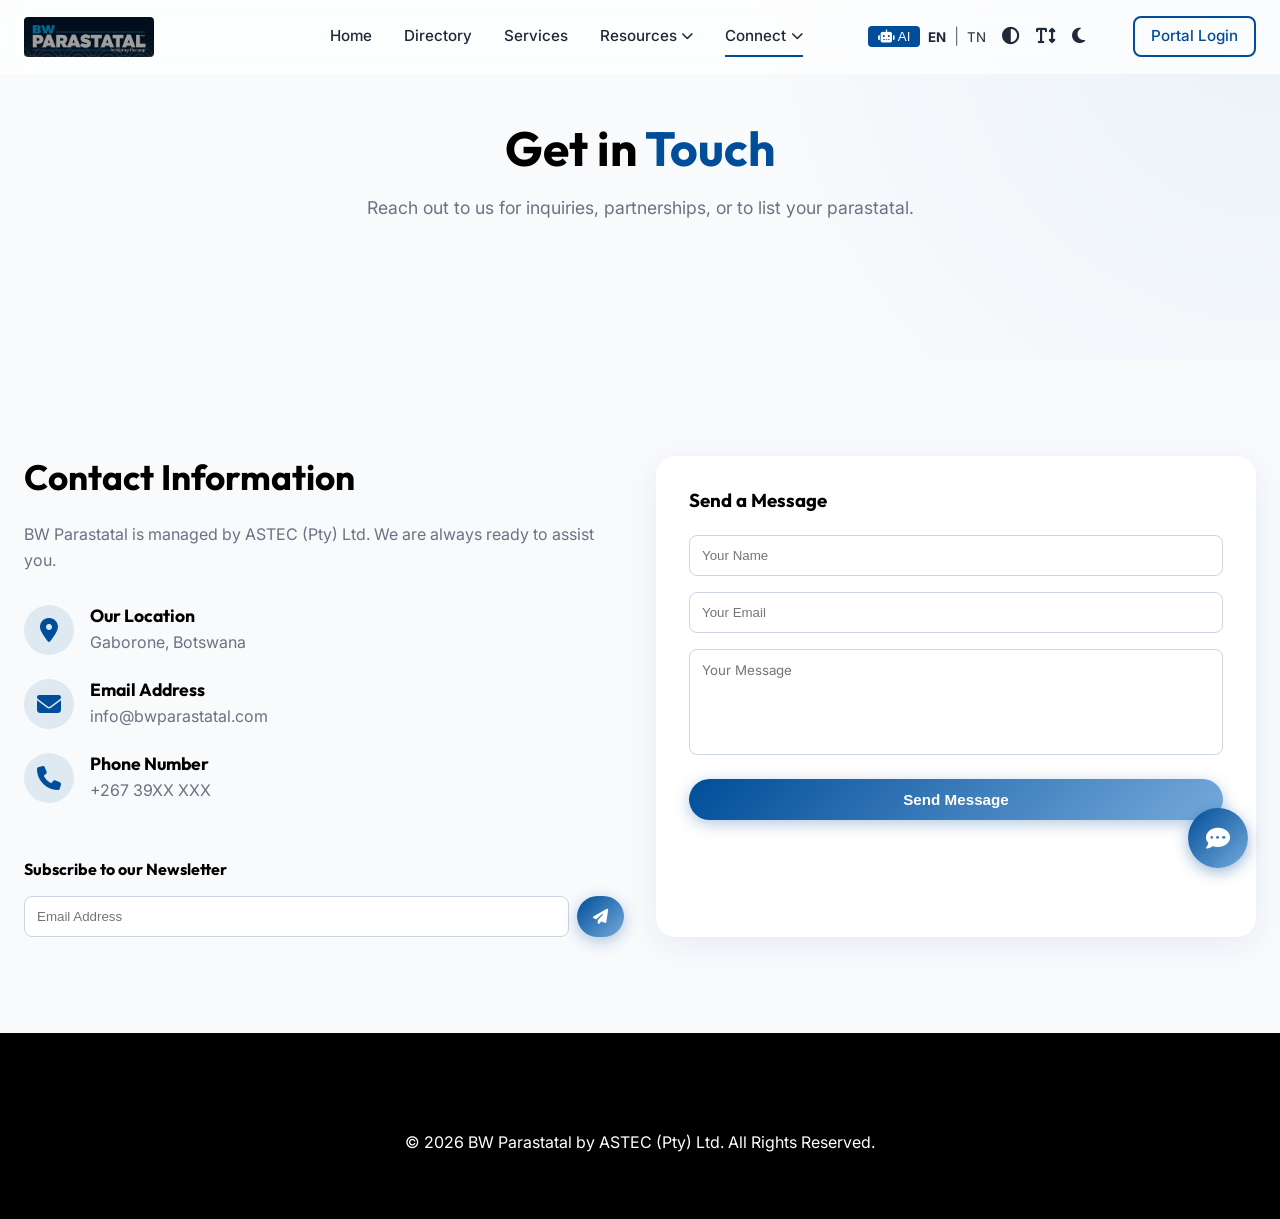
<file: contact.html>
<!DOCTYPE html>
<html lang="en">
<head>
    <meta charset="UTF-8">
    <meta name="viewport" content="width=device-width, initial-scale=1.0">
    <title>Contact Us | BW Parastatal</title>
    <link rel="stylesheet" href="css/styles.css">
    <link rel="stylesheet" href="css/components.css">
    <link rel="stylesheet" href="https://cdnjs.cloudflare.com/ajax/libs/font-awesome/6.4.0/css/all.min.css">
</head>
<body>
    <nav class="navbar">
        <div class="container nav-container">
            <a href="index.html" class="logo"><img src="assets/logo.jpg" alt="BW Parastatal" style="height: 40px; width: auto; border-radius: 4px;"></a>
            <button class="mobile-menu-btn"><i class="fas fa-bars"></i></button>
            <div class="nav-links">
                <a href="index.html">Home</a>
                <a href="directory.html">Directory</a>
                <a href="services.html">Services</a>
                
                <div class="dropdown">
                    <a href="#" class="dropdown-toggle" onclick="event.preventDefault()">Resources <i class="fas fa-chevron-down" style="font-size: 0.8em;"></i></a>
                    <div class="dropdown-content">
                        <a href="news.html">News & Media</a>
                        <a href="tenders.html">Tenders</a>
                        <a href="documents.html">Documents</a>
                    </div>
                </div>

                <div class="dropdown">
                    <a href="#" class="dropdown-toggle" onclick="event.preventDefault()">Connect <i class="fas fa-chevron-down" style="font-size: 0.8em;"></i></a>
                    <div class="dropdown-content">
                        <a href="about.html">About Us</a>
                        <a href="contact.html">Contact</a>
                        <a href="support.html">Support</a>
                    </div>
                </div>

                <a href="admin.html" class="btn btn-outline" style="padding: 0.4rem 1rem; border-radius: var(--radius-sm); margin-left: 1rem;">Portal Login</a>
            </div>
        </div>
    </nav>

    <header class="hero" style="min-height: 40vh; padding-top: 120px; align-items: flex-start;">
        <div class="container text-center">
            <h1 style="font-size: 3rem; color: var(--secondary); margin-bottom: 1rem;">Get in <span style="color: var(--primary);">Touch</span></h1>
            <p style="color: var(--text-muted); max-width: 600px; margin: 0 auto; font-size: 1.1rem;">Reach out to us for inquiries, partnerships, or to list your parastatal.</p>
        </div>
    </header>

    <section class="section pt-0">
        <div class="container grid grid-cols-2">
            <div>
                <h2 style="font-size: 2.2rem; margin-bottom: 1.5rem;">Contact Information</h2>
                <p style="color: var(--text-muted); margin-bottom: 2rem;">BW Parastatal is managed by ASTEC (Pty) Ltd. We are always ready to assist you.</p>
                
                <div style="display: flex; gap: 1rem; margin-bottom: 1.5rem; align-items: flex-start;">
                    <div style="width: 50px; height: 50px; background: rgba(0,77,153,0.1); color: var(--primary); border-radius: 50%; display: flex; align-items: center; justify-content: center; font-size: 1.5rem;"><i class="fas fa-map-marker-alt"></i></div>
                    <div>
                        <h4 style="font-size: 1.1rem; margin-bottom: 0.2rem;">Our Location</h4>
                        <p style="color: var(--text-muted);">Gaborone, Botswana</p>
                    </div>
                </div>
                
                <div style="display: flex; gap: 1rem; margin-bottom: 1.5rem; align-items: flex-start;">
                    <div style="width: 50px; height: 50px; background: rgba(0,77,153,0.1); color: var(--primary); border-radius: 50%; display: flex; align-items: center; justify-content: center; font-size: 1.5rem;"><i class="fas fa-envelope"></i></div>
                    <div>
                        <h4 style="font-size: 1.1rem; margin-bottom: 0.2rem;">Email Address</h4>
                        <p style="color: var(--text-muted);">info@bwparastatal.com</p>
                    </div>
                </div>
                
                <div style="display: flex; gap: 1rem; margin-bottom: 2rem; align-items: flex-start;">
                    <div style="width: 50px; height: 50px; background: rgba(0,77,153,0.1); color: var(--primary); border-radius: 50%; display: flex; align-items: center; justify-content: center; font-size: 1.5rem;"><i class="fas fa-phone"></i></div>
                    <div>
                        <h4 style="font-size: 1.1rem; margin-bottom: 0.2rem;">Phone Number</h4>
                        <p style="color: var(--text-muted);">+267 39XX XXX</p>
                    </div>
                </div>
                
                <div style="padding-top: 1.5rem; border-top: 1px solid var(--glass-border);">
                    <h4 style="margin-bottom: 1rem;">Subscribe to our Newsletter</h4>
                    <form style="display: flex; gap: 0.5rem;" onsubmit="event.preventDefault(); alert('Subscribed!');">
                        <input type="email" placeholder="Email Address" style="flex: 1; padding: 0.75rem; border: 1px solid #cbd5e1; border-radius: var(--radius-sm); outline: none;" required>
                        <button type="submit" class="btn btn-primary" style="padding: 0.75rem 1rem;"><i class="fas fa-paper-plane"></i></button>
                    </form>
                </div>
            </div>
            
            <div class="card">
                <h3 style="margin-bottom: 1.5rem;">Send a Message</h3>
                <form id="contactForm">
                    <div style="margin-bottom: 1rem;">
                        <input type="text" id="cName" placeholder="Your Name" style="width: 100%; padding: 0.75rem; border: 1px solid #cbd5e1; border-radius: var(--radius-sm); outline: none;" required>
                    </div>
                    <div style="margin-bottom: 1rem;">
                        <input type="email" id="cEmail" placeholder="Your Email" style="width: 100%; padding: 0.75rem; border: 1px solid #cbd5e1; border-radius: var(--radius-sm); outline: none;" required>
                    </div>
                    <div style="margin-bottom: 1rem;">
                        <textarea id="cDesc" placeholder="Your Message" rows="5" style="width: 100%; padding: 0.75rem; border: 1px solid #cbd5e1; border-radius: var(--radius-sm); outline: none; font-family: inherit; resize: none;" required></textarea>
                    </div>
                    <button type="submit" class="btn btn-primary" style="width: 100%;">Send Message</button>
                    <p id="cFormFeedback" style="display:none; color: green; margin-top: 1rem; text-align: center;">Message sent successfully!</p>
                </form>
            </div>
        </div>
    </section>

    <footer>
        <div class="container text-center" style="padding: 2rem 0; border-top: 1px solid rgba(0,0,0,0.1);">
            <p>&copy; 2026 BW Parastatal by ASTEC (Pty) Ltd. All Rights Reserved.</p>
        </div>
    </footer>

    <script src="js/data.js"></script>
    <script src="js/main.js"></script>
    <script>
        document.getElementById('contactForm').addEventListener('submit', (e) => {
            e.preventDefault();
            
            const messages = getMessages();
            const newMsg = {
                id: Date.now(),
                type: 'contact_message',
                parastatal_id: 'admin', // General contact goes to Super Admin
                name: document.getElementById('cName').value,
                email: document.getElementById('cEmail').value,
                description: document.getElementById('cDesc').value,
                status: 'Unread',
                date: new Date().toISOString().split('T')[0]
            };
            
            messages.push(newMsg);
            localStorage.setItem('bw_messages', JSON.stringify(messages));
            
            const feedback = document.getElementById('cFormFeedback');
            feedback.style.display = 'block';
            setTimeout(() => { feedback.style.display = 'none'; e.target.reset(); }, 4000);
        });
    </script>
</body>
</html>
</file>
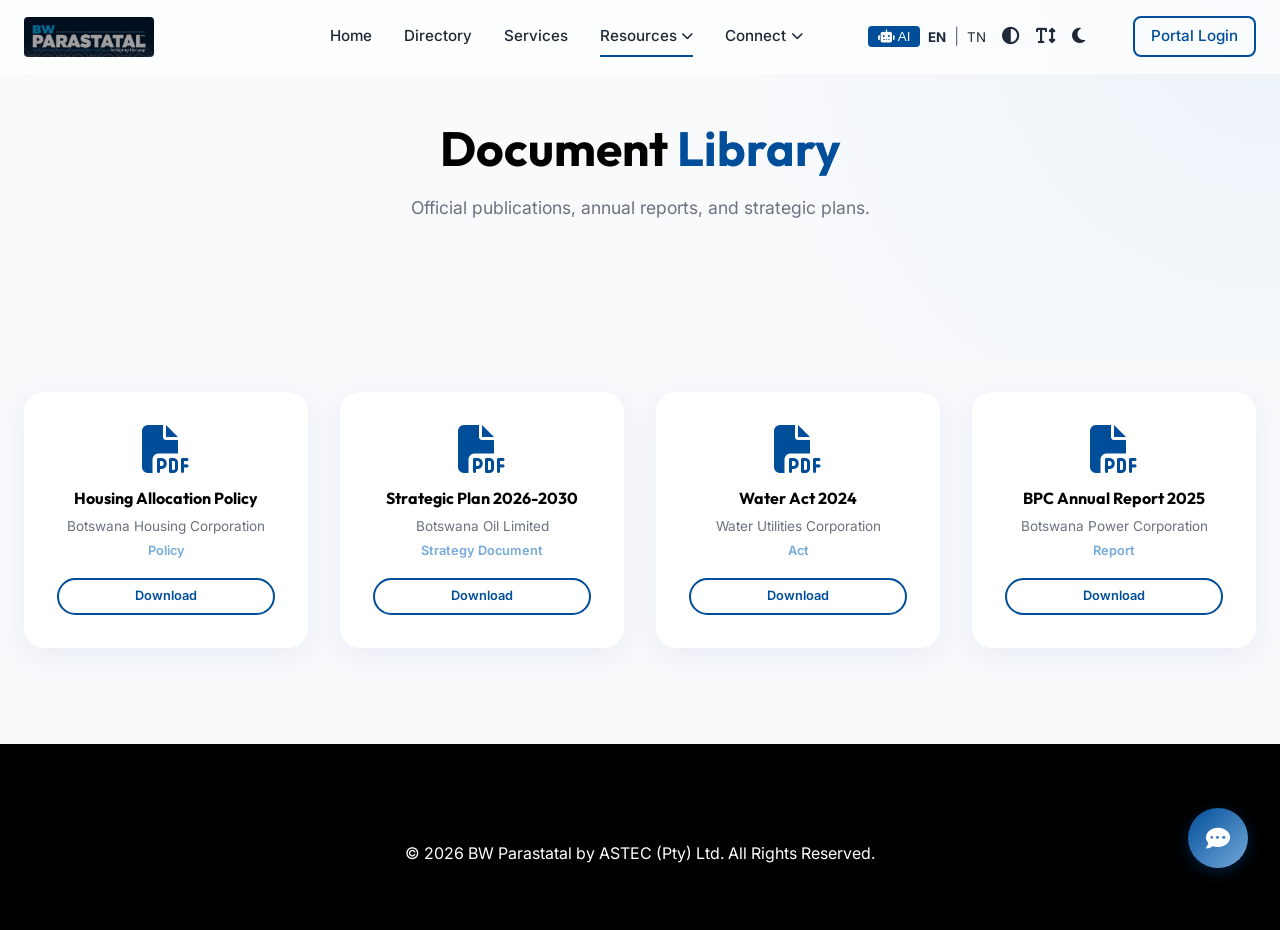
<file: documents.html>
<!DOCTYPE html>
<html lang="en">
<head>
    <meta charset="UTF-8">
    <meta name="viewport" content="width=device-width, initial-scale=1.0">
    <title>Document Library | BW Parastatal</title>
    <link rel="stylesheet" href="css/styles.css">
    <link rel="stylesheet" href="css/components.css">
    <link rel="stylesheet" href="https://cdnjs.cloudflare.com/ajax/libs/font-awesome/6.4.0/css/all.min.css">
</head>
<body>
    <nav class="navbar">
        <div class="container nav-container">
            <a href="index.html" class="logo"><img src="assets/logo.jpg" alt="BW Parastatal" style="height: 40px; width: auto; border-radius: 4px;"></a>
            <button class="mobile-menu-btn"><i class="fas fa-bars"></i></button>
            <div class="nav-links">
                <a href="index.html">Home</a>
                <a href="directory.html">Directory</a>
                <a href="services.html">Services</a>
                
                <div class="dropdown">
                    <a href="#" class="dropdown-toggle" onclick="event.preventDefault()">Resources <i class="fas fa-chevron-down" style="font-size: 0.8em;"></i></a>
                    <div class="dropdown-content">
                        <a href="news.html">News & Media</a>
                        <a href="tenders.html">Tenders</a>
                        <a href="documents.html">Documents</a>
                    </div>
                </div>

                <div class="dropdown">
                    <a href="#" class="dropdown-toggle" onclick="event.preventDefault()">Connect <i class="fas fa-chevron-down" style="font-size: 0.8em;"></i></a>
                    <div class="dropdown-content">
                        <a href="about.html">About Us</a>
                        <a href="contact.html">Contact</a>
                        <a href="support.html">Support</a>
                    </div>
                </div>

                <a href="admin.html" class="btn btn-outline" style="padding: 0.4rem 1rem; border-radius: var(--radius-sm); margin-left: 1rem;">Portal Login</a>
            </div>
        </div>
    </nav>

    <header class="hero" style="min-height: 40vh; padding-top: 120px; align-items: flex-start; background: linear-gradient(135deg, rgba(248,250,252,0.95), rgba(248,250,252,0.98)), url('https://images.unsplash.com/photo-1568227451240-a3e9c403cb63?ixlib=rb-4.0.3&auto=format&fit=crop&w=2070&q=80') center/cover;">
        <div class="container text-center">
            <h1 style="font-size: 3rem; color: var(--secondary); margin-bottom: 1rem;">Document <span style="color: var(--primary);">Library</span></h1>
            <p style="color: var(--text-muted); max-width: 600px; margin: 0 auto; font-size: 1.1rem;">Official publications, annual reports, and strategic plans.</p>
        </div>
    </header>

    <section class="section" style="padding-top: 2rem;">
        <div class="container grid grid-cols-4" id="documentsContainer">
            <!-- Javascript will populate this with mock data -->
        </div>
    </section>

    <footer>
        <div class="container text-center" style="padding: 2rem 0; border-top: 1px solid rgba(0,0,0,0.1);">
            <p>&copy; 2026 BW Parastatal by ASTEC (Pty) Ltd. All Rights Reserved.</p>
        </div>
    </footer>

    <script src="js/data.js"></script>
    <script src="js/main.js"></script>
    <script>
        document.addEventListener('DOMContentLoaded', () => {
            const docsContainer = document.getElementById('documentsContainer');
            const docs = getDocuments();
            const parastatals = getParastatals();
            
            if(docs.length === 0) {
                docsContainer.innerHTML = `<div style="grid-column: span 4; text-align: center; color: var(--text-muted); padding: 2rem;">No documents available.</div>`;
                return;
            }

            docs.sort((a,b) => b.id - a.id);

            docsContainer.innerHTML = docs.map(doc => {
                const org = parastatals.find(p => p.id === parseInt(doc.parastatal_id));
                const orgName = org ? org.name : "System Update";
                
                return `
                <div class="card" style="text-align: center;">
                    <i class="fas fa-file-pdf" style="font-size: 3rem; color: var(--primary); margin-bottom: 1rem;"></i>
                    <h4 style="margin-bottom: 0.5rem;">${doc.title}</h4>
                    <p style="color: var(--text-muted); font-size: 0.85rem; margin-bottom: 0.2rem;">${orgName}</p>
                    <p style="color: var(--primary-light); font-size: 0.8rem; margin-bottom: 1rem; font-weight: 600;">${doc.type}</p>
                    <a href="${doc.fileUrl}" class="btn btn-outline" style="font-size: 0.8rem; padding: 0.4rem 1rem;" target="_blank">Download</a>
                </div>
                `;
            }).join('');
        });
    </script>
</body>
</html>
</file>
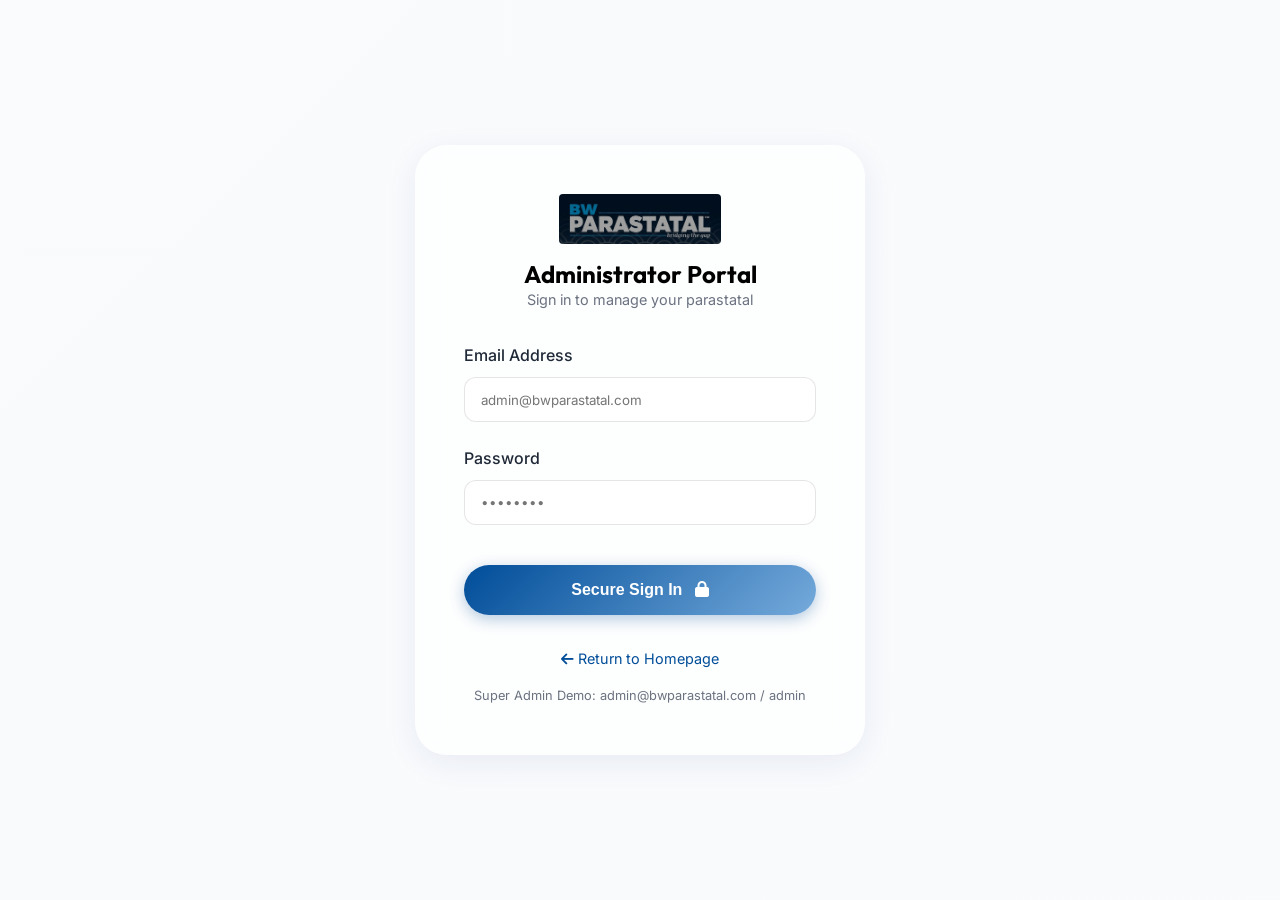
<file: login.html>
<!DOCTYPE html>
<html lang="en">
<head>
    <meta charset="UTF-8">
    <meta name="viewport" content="width=device-width, initial-scale=1.0">
    <title>Login | BW Parastatal Portal</title>
    <link rel="stylesheet" href="css/styles.css">
    <link rel="stylesheet" href="css/components.css">
    <link rel="stylesheet" href="https://cdnjs.cloudflare.com/ajax/libs/font-awesome/6.4.0/css/all.min.css">
    <style>
        body {
            background: linear-gradient(135deg, rgba(248,250,252,0.9), rgba(248,250,252,0.95)), url('https://images.unsplash.com/photo-1541888086425-d81bb19240f5?ixlib=rb-4.0.3&auto=format&fit=crop&w=2070&q=80') center/cover;
            min-height: 100vh;
            display: flex;
            align-items: center;
            justify-content: center;
            margin: 0;
            padding: 1rem;
        }

        .login-card {
            background: var(--glass-bg);
            backdrop-filter: var(--glass-blur);
            border: 1px solid var(--glass-border);
            border-radius: var(--radius-xl);
            padding: 3rem;
            width: 100%;
            max-width: 450px;
            box-shadow: var(--glass-shadow);
        }

        .login-header {
            text-align: center;
            margin-bottom: 2rem;
        }

        .login-header .logo {
            justify-content: center;
            margin-bottom: 1rem;
        }

        .form-group {
            margin-bottom: 1.5rem;
        }

        .form-group label {
            display: block;
            margin-bottom: 0.5rem;
            font-weight: 500;
            color: var(--text-dark);
        }

        .form-control {
            width: 100%;
            padding: 0.85rem 1rem;
            border: 1px solid rgba(0,0,0,0.1);
            border-radius: var(--radius-md);
            background: rgba(255,255,255,0.8);
            outline: none;
            font-family: inherit;
            transition: var(--transition);
        }

        .form-control:focus {
            border-color: var(--primary);
            background: rgba(255,255,255,1);
            box-shadow: 0 0 0 3px rgba(0, 77, 153, 0.1);
        }

        .error-msg {
            color: #ef4444;
            background: rgba(239, 68, 68, 0.1);
            padding: 0.75rem;
            border-radius: var(--radius-sm);
            margin-bottom: 1.5rem;
            font-size: 0.9rem;
            display: none;
            text-align: center;
        }

        .form-footer {
            margin-top: 2rem;
            text-align: center;
            font-size: 0.9rem;
            color: var(--text-muted);
        }
    </style>
</head>
<body>

    <div class="login-card">
        <div class="login-header">
            <a href="index.html" class="logo"><img src="assets/logo.jpg" alt="BW Parastatal" style="height: 50px; width: auto; border-radius: 4px;"></a>
            <h2 style="font-size: 1.5rem; margin-top: 1rem;">Administrator Portal</h2>
            <p style="color: var(--text-muted); font-size: 0.9rem;">Sign in to manage your parastatal</p>
        </div>

        <div id="loginError" class="error-msg"></div>

        <form id="loginForm">
            <div class="form-group">
                <label for="email">Email Address</label>
                <input type="email" id="email" class="form-control" placeholder="admin@bwparastatal.com" required>
            </div>
            <div class="form-group">
                <label for="password">Password</label>
                <input type="password" id="password" class="form-control" placeholder="••••••••" required>
            </div>
            
            <button type="submit" class="btn btn-primary" style="width: 100%; padding: 1rem; font-size: 1rem; margin-top: 1rem;">
                Secure Sign In <i class="fas fa-lock" style="margin-left: 0.5rem;"></i>
            </button>
        </form>

        <div class="form-footer">
            <a href="index.html" style="color: var(--primary);"><i class="fas fa-arrow-left"></i> Return to Homepage</a>
            <p style="margin-top: 1rem; font-size: 0.8rem;">Super Admin Demo: admin@bwparastatal.com / admin</p>
        </div>
    </div>

    <!-- Need data.js for getUsers, auth.js for login logic -->
    <script src="js/data.js"></script>
    <script src="js/auth.js"></script>
    <script>
        document.addEventListener('DOMContentLoaded', () => {
            // Redirect if already logged in
            if(getCurrentUser()) {
                window.location.href = 'admin.html';
            }

            const loginForm = document.getElementById('loginForm');
            const errorMsg = document.getElementById('loginError');

            loginForm.addEventListener('submit', (e) => {
                e.preventDefault();
                const email = document.getElementById('email').value.trim();
                const password = document.getElementById('password').value;

                const result = login(email, password);

                if(result.success) {
                    // Success visual
                    errorMsg.style.display = 'block';
                    errorMsg.style.background = 'rgba(34, 197, 94, 0.1)';
                    errorMsg.style.color = '#22c55e';
                    errorMsg.innerText = 'Authentication successful! Redirecting...';
                    
                    setTimeout(() => {
                        window.location.href = 'admin.html';
                    }, 800);
                } else {
                    // Error visual
                    errorMsg.style.display = 'block';
                    errorMsg.style.background = 'rgba(239, 68, 68, 0.1)';
                    errorMsg.style.color = '#ef4444';
                    errorMsg.innerText = result.error;
                }
            });
        });
    </script>
</body>
</html>
</file>
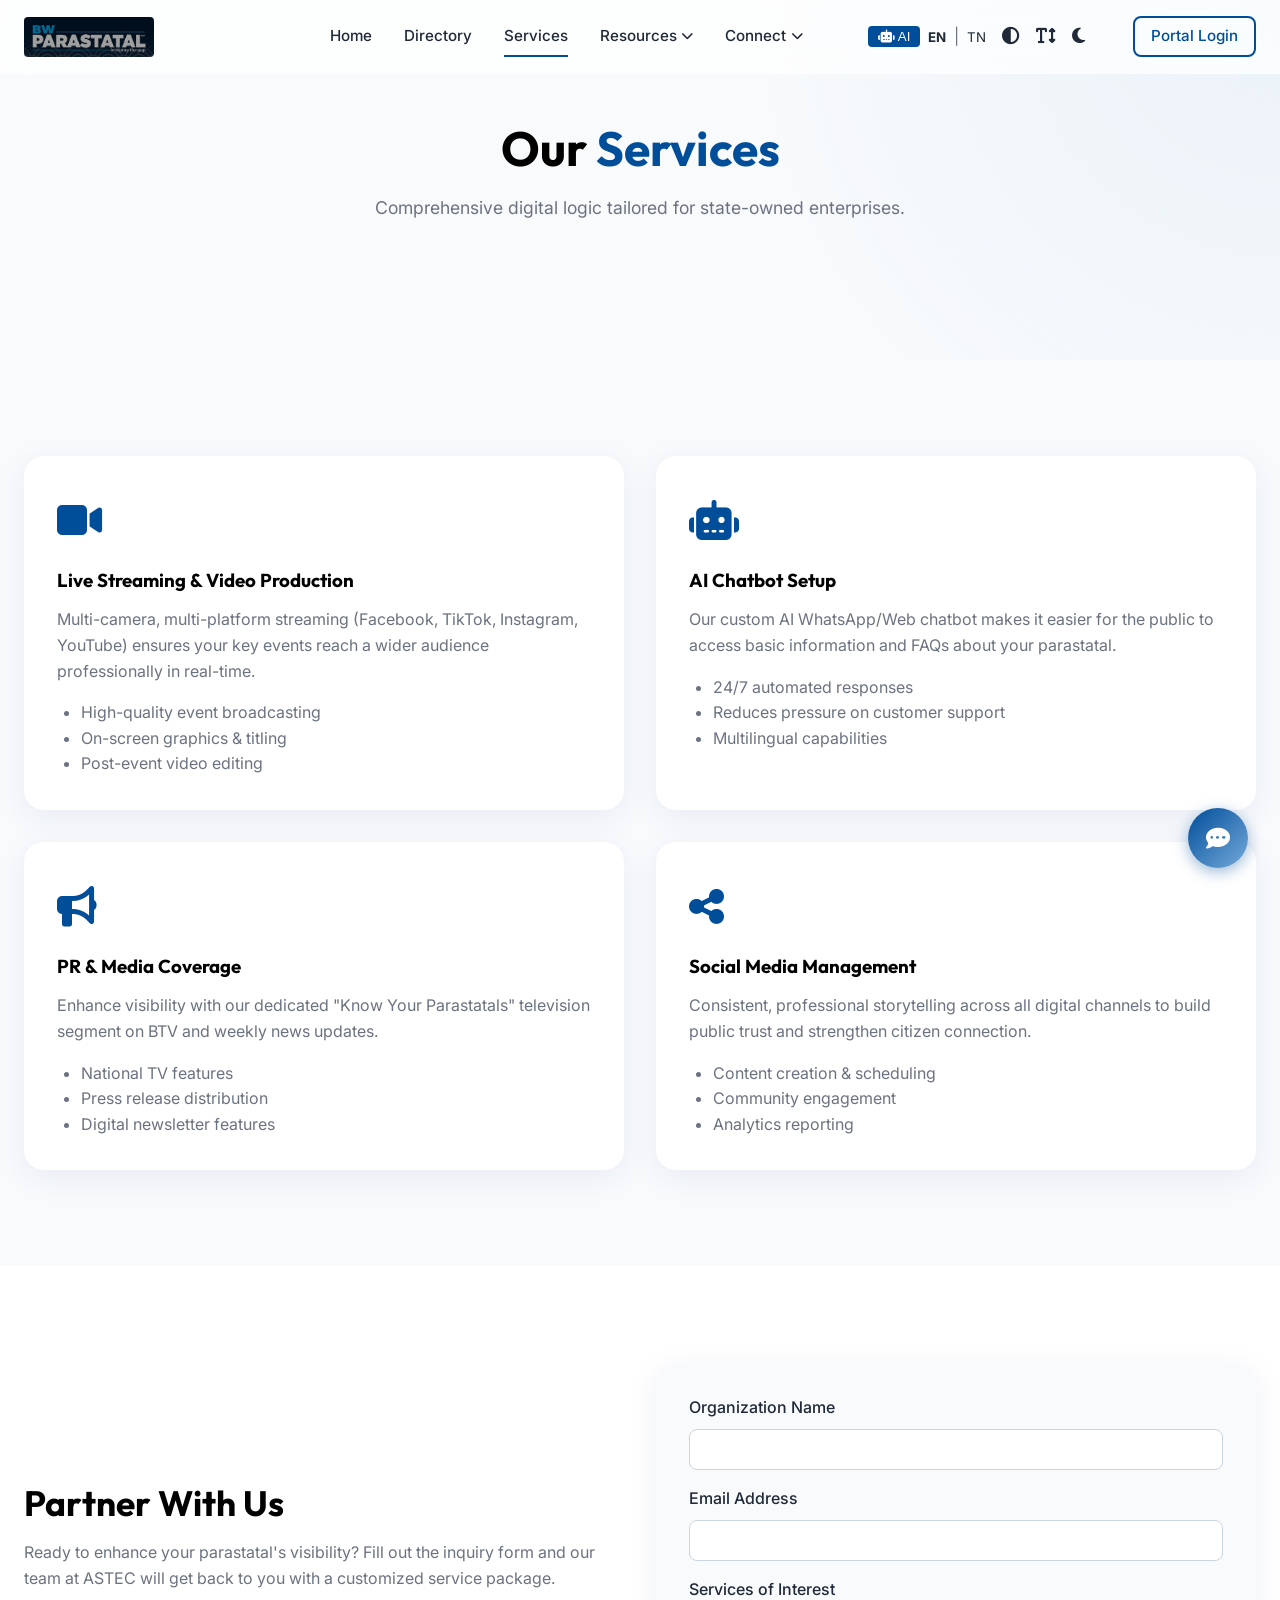
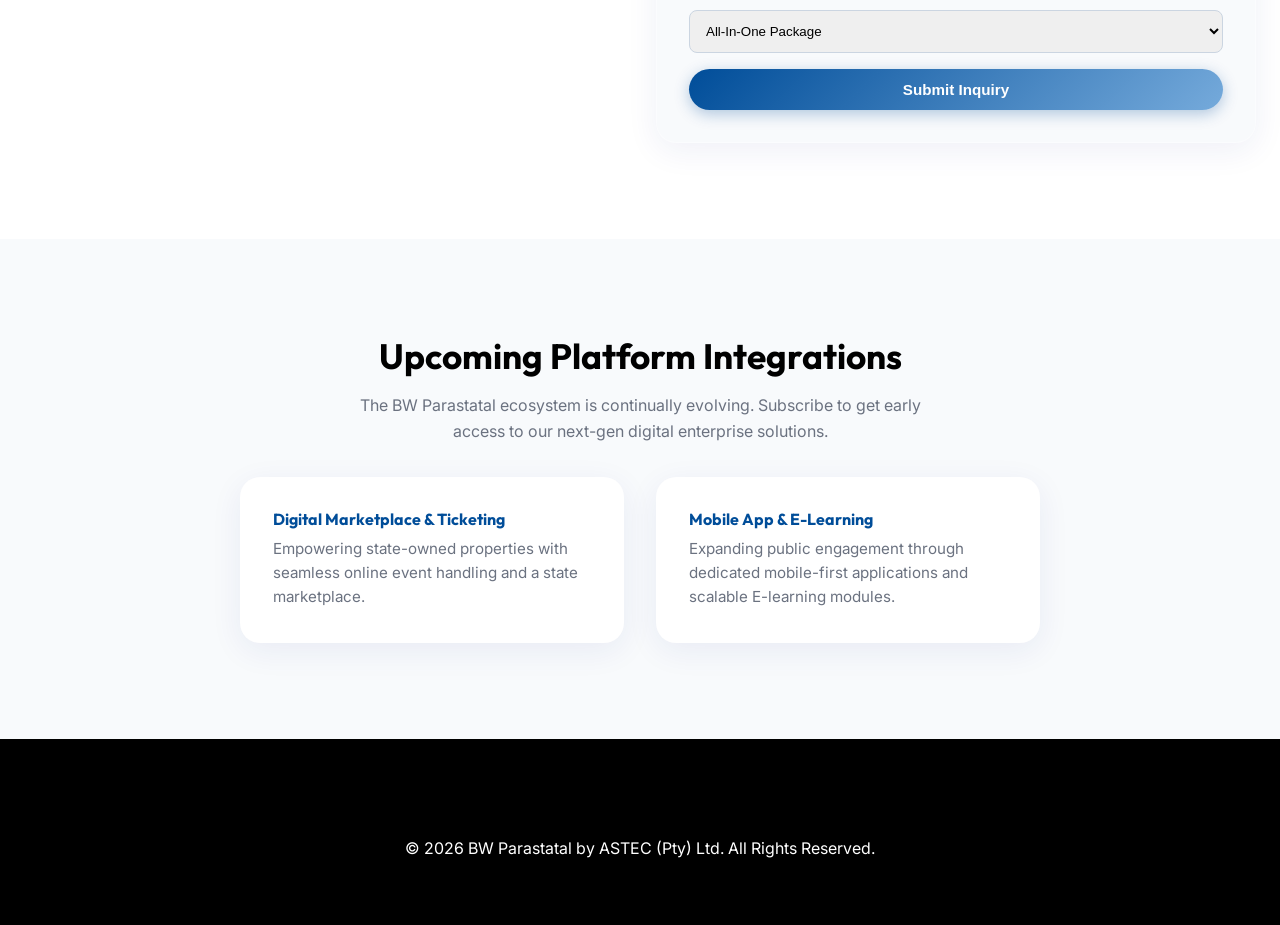
<file: services.html>
﻿<!DOCTYPE html>
<html lang="en">
<head>
    <meta charset="UTF-8">
    <meta name="viewport" content="width=device-width, initial-scale=1.0">
    <title>Services | BW Parastatal</title>
    <link rel="stylesheet" href="css/styles.css">
    <link rel="stylesheet" href="css/components.css">
    <link rel="stylesheet" href="https://cdnjs.cloudflare.com/ajax/libs/font-awesome/6.4.0/css/all.min.css">
</head>
<body>
    <nav class="navbar">
        <div class="container nav-container">
            <a href="index.html" class="logo"><img src="assets/logo.jpg" alt="BW Parastatal" style="height: 40px; width: auto; border-radius: 4px;"></a>
            <button class="mobile-menu-btn"><i class="fas fa-bars"></i></button>
            <div class="nav-links">
                <a href="index.html">Home</a>
                <a href="directory.html">Directory</a>
                <a href="services.html">Services</a>
                
                <div class="dropdown">
                    <a href="#" class="dropdown-toggle" onclick="event.preventDefault()">Resources <i class="fas fa-chevron-down" style="font-size: 0.8em;"></i></a>
                    <div class="dropdown-content">
                        <a href="news.html">News & Media</a>
                        <a href="tenders.html">Tenders</a>
                        <a href="documents.html">Documents</a>
                    </div>
                </div>

                <div class="dropdown">
                    <a href="#" class="dropdown-toggle" onclick="event.preventDefault()">Connect <i class="fas fa-chevron-down" style="font-size: 0.8em;"></i></a>
                    <div class="dropdown-content">
                        <a href="about.html">About Us</a>
                        <a href="contact.html">Contact</a>
                        <a href="support.html">Support</a>
                    </div>
                </div>

                <a href="admin.html" class="btn btn-outline" style="padding: 0.4rem 1rem; border-radius: var(--radius-sm); margin-left: 1rem;">Portal Login</a>
            </div>
        </div>
    </nav>

    <header class="hero" style="min-height: 40vh; padding-top: 120px; align-items: flex-start;">
        <div class="container text-center">
            <h1 style="font-size: 3rem; color: var(--secondary); margin-bottom: 1rem;">Our <span style="color: var(--primary);">Services</span></h1>
            <p style="color: var(--text-muted); max-width: 600px; margin: 0 auto; font-size: 1.1rem;">Comprehensive digital logic tailored for state-owned enterprises.</p>
        </div>
    </header>

    <section class="section pt-0">
        <div class="container grid grid-cols-2">
            <div class="card">
                <div style="font-size: 2.5rem; color: var(--primary); margin-bottom: 1rem;"><i class="fas fa-video"></i></div>
                <h3 style="margin-bottom: 1rem;">Live Streaming & Video Production</h3>
                <p style="color: var(--text-muted); margin-bottom: 1rem;">Multi-camera, multi-platform streaming (Facebook, TikTok, Instagram, YouTube) ensures your key events reach a wider audience professionally in real-time.</p>
                <ul style="color: var(--text-muted); padding-left: 1.5rem; list-style-type: disc;">
                    <li>High-quality event broadcasting</li>
                    <li>On-screen graphics & titling</li>
                    <li>Post-event video editing</li>
                </ul>
            </div>
            <div class="card">
                <div style="font-size: 2.5rem; color: var(--primary); margin-bottom: 1rem;"><i class="fas fa-robot"></i></div>
                <h3 style="margin-bottom: 1rem;">AI Chatbot Setup</h3>
                <p style="color: var(--text-muted); margin-bottom: 1rem;">Our custom AI WhatsApp/Web chatbot makes it easier for the public to access basic information and FAQs about your parastatal.</p>
                <ul style="color: var(--text-muted); padding-left: 1.5rem; list-style-type: disc;">
                    <li>24/7 automated responses</li>
                    <li>Reduces pressure on customer support</li>
                    <li>Multilingual capabilities</li>
                </ul>
            </div>
            <div class="card">
                <div style="font-size: 2.5rem; color: var(--primary); margin-bottom: 1rem;"><i class="fas fa-bullhorn"></i></div>
                <h3 style="margin-bottom: 1rem;">PR & Media Coverage</h3>
                <p style="color: var(--text-muted); margin-bottom: 1rem;">Enhance visibility with our dedicated "Know Your Parastatals" television segment on BTV and weekly news updates.</p>
                <ul style="color: var(--text-muted); padding-left: 1.5rem; list-style-type: disc;">
                    <li>National TV features</li>
                    <li>Press release distribution</li>
                    <li>Digital newsletter features</li>
                </ul>
            </div>
            <div class="card">
                <div style="font-size: 2.5rem; color: var(--primary); margin-bottom: 1rem;"><i class="fas fa-share-alt"></i></div>
                <h3 style="margin-bottom: 1rem;">Social Media Management</h3>
                <p style="color: var(--text-muted); margin-bottom: 1rem;">Consistent, professional storytelling across all digital channels to build public trust and strengthen citizen connection.</p>
                <ul style="color: var(--text-muted); padding-left: 1.5rem; list-style-type: disc;">
                    <li>Content creation & scheduling</li>
                    <li>Community engagement</li>
                    <li>Analytics reporting</li>
                </ul>
            </div>
        </div>
    </section>

    <!-- Booking Form -->
    <section class="section" style="background: var(--bg-white);">
        <div class="container grid grid-cols-2" style="align-items: center;">
            <div>
                <h2 style="font-size: 2.2rem; margin-bottom: 1rem;">Partner With Us</h2>
                <p style="color: var(--text-muted); margin-bottom: 2rem;">Ready to enhance your parastatal's visibility? Fill out the inquiry form and our team at ASTEC will get back to you with a customized service package.</p>
            </div>
            <div class="card" style="background: var(--bg-light);">
                <form id="serviceForm">
                    <div style="margin-bottom: 1rem;">
                        <label style="display: block; margin-bottom: 0.5rem; font-weight: 500;">Organization Name</label>
                        <input type="text" style="width: 100%; padding: 0.75rem; border: 1px solid #cbd5e1; border-radius: var(--radius-sm); outline: none;" required>
                    </div>
                    <div style="margin-bottom: 1rem;">
                        <label style="display: block; margin-bottom: 0.5rem; font-weight: 500;">Email Address</label>
                        <input type="email" style="width: 100%; padding: 0.75rem; border: 1px solid #cbd5e1; border-radius: var(--radius-sm); outline: none;" required>
                    </div>
                    <div style="margin-bottom: 1rem;">
                        <label style="display: block; margin-bottom: 0.5rem; font-weight: 500;">Services of Interest</label>
                        <select style="width: 100%; padding: 0.75rem; border: 1px solid #cbd5e1; border-radius: var(--radius-sm); outline: none;">
                            <option>All-In-One Package</option>
                            <option>Live Streaming Only</option>
                            <option>AI Chatbot Setup</option>
                            <option>PR & Social Media</option>
                        </select>
                    </div>
                    <button type="submit" class="btn btn-primary" style="width: 100%;">Submit Inquiry</button>
                    <p id="formFeedback" style="display:none; color: green; margin-top: 1rem; text-align: center;">Inquiry sent successfully!</p>
                </form>
            </div>
        </div>
    </section>

    <!-- Future Packages -->
    <section class="section" style="background: var(--bg-light);">
        <div class="container text-center">
            <h2 style="font-size: 2.2rem; margin-bottom: 1rem;">Upcoming Platform Integrations</h2>
            <p style="color: var(--text-muted); max-width: 600px; margin: 0 auto 2rem;">The BW Parastatal ecosystem is continually evolving. Subscribe to get early access to our next-gen digital enterprise solutions.</p>
            <div class="grid grid-cols-2" style="max-width: 800px; margin: 0 auto; gap: 2rem;">
                <div class="card" style="text-align: left;">
                    <h4 style="color: var(--primary); margin-bottom: 0.5rem;">Digital Marketplace & Ticketing</h4>
                    <p style="color: var(--text-muted); font-size: 0.95rem;">Empowering state-owned properties with seamless online event handling and a state marketplace.</p>
                </div>
                <div class="card" style="text-align: left;">
                    <h4 style="color: var(--primary); margin-bottom: 0.5rem;">Mobile App & E-Learning</h4>
                    <p style="color: var(--text-muted); font-size: 0.95rem;">Expanding public engagement through dedicated mobile-first applications and scalable E-learning modules.</p>
                </div>
            </div>
        </div>
    </section>

    <footer>
        <div class="container text-center" style="padding: 2rem 0; border-top: 1px solid rgba(0,0,0,0.1);">
            <p>&copy; 2026 BW Parastatal by ASTEC (Pty) Ltd. All Rights Reserved.</p>
        </div>
    </footer>

    <script src="js/main.js"></script>
    <script>
        document.getElementById('serviceForm').addEventListener('submit', (e) => {
            e.preventDefault();
            document.getElementById('formFeedback').style.display = 'block';
            setTimeout(() => { document.getElementById('formFeedback').style.display = 'none'; e.target.reset(); }, 3000);
        });
    </script>
</body>
</html>
</file>
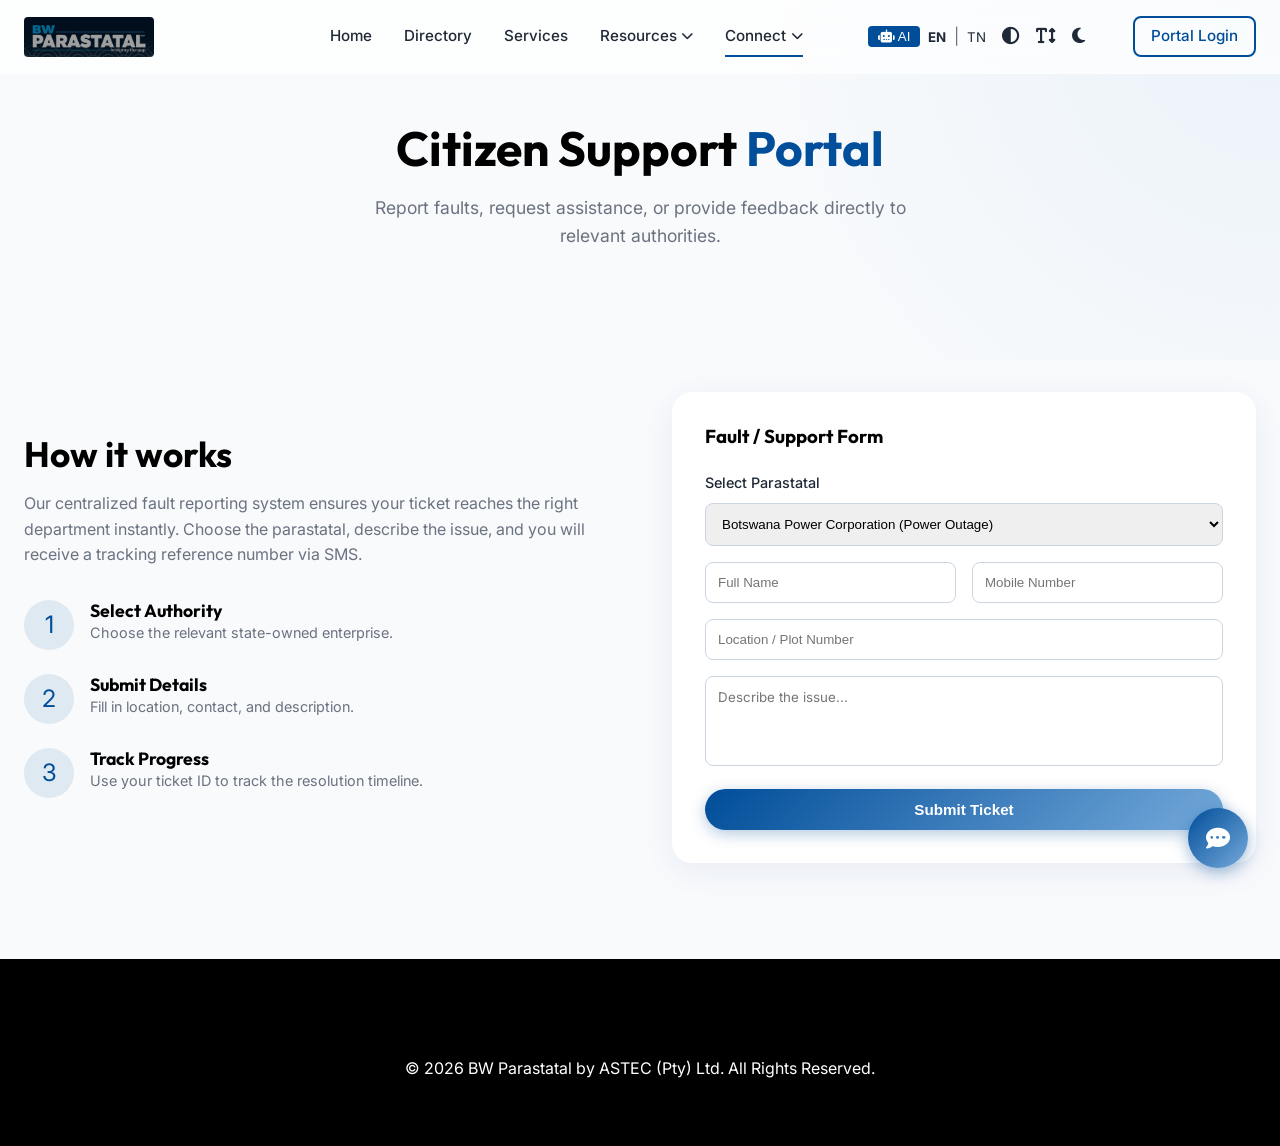
<file: support.html>
<!DOCTYPE html>
<html lang="en">
<head>
    <meta charset="UTF-8">
    <meta name="viewport" content="width=device-width, initial-scale=1.0">
    <title>Citizen Support Portal | BW Parastatal</title>
    <link rel="stylesheet" href="css/styles.css">
    <link rel="stylesheet" href="css/components.css">
    <link rel="stylesheet" href="https://cdnjs.cloudflare.com/ajax/libs/font-awesome/6.4.0/css/all.min.css">
</head>
<body>
    <nav class="navbar">
        <div class="container nav-container">
            <a href="index.html" class="logo"><img src="assets/logo.jpg" alt="BW Parastatal" style="height: 40px; width: auto; border-radius: 4px;"></a>
            <button class="mobile-menu-btn"><i class="fas fa-bars"></i></button>
            <div class="nav-links">
                <a href="index.html">Home</a>
                <a href="directory.html">Directory</a>
                <a href="services.html">Services</a>
                
                <div class="dropdown">
                    <a href="#" class="dropdown-toggle" onclick="event.preventDefault()">Resources <i class="fas fa-chevron-down" style="font-size: 0.8em;"></i></a>
                    <div class="dropdown-content">
                        <a href="news.html">News & Media</a>
                        <a href="tenders.html">Tenders</a>
                        <a href="documents.html">Documents</a>
                    </div>
                </div>

                <div class="dropdown">
                    <a href="#" class="dropdown-toggle" onclick="event.preventDefault()">Connect <i class="fas fa-chevron-down" style="font-size: 0.8em;"></i></a>
                    <div class="dropdown-content">
                        <a href="about.html">About Us</a>
                        <a href="contact.html">Contact</a>
                        <a href="support.html">Support</a>
                    </div>
                </div>

                <a href="admin.html" class="btn btn-outline" style="padding: 0.4rem 1rem; border-radius: var(--radius-sm); margin-left: 1rem;">Portal Login</a>
            </div>
        </div>
    </nav>

    <header class="hero" style="min-height: 40vh; padding-top: 120px; align-items: flex-start; background: linear-gradient(135deg, rgba(248,250,252,0.95), rgba(248,250,252,0.98)), url('https://images.unsplash.com/photo-1521791136064-7986c2920216?ixlib=rb-4.0.3&auto=format&fit=crop&w=2069&q=80') center/cover;">
        <div class="container text-center">
            <h1 style="font-size: 3rem; color: var(--secondary); margin-bottom: 1rem;">Citizen Support <span style="color: var(--primary);">Portal</span></h1>
            <p style="color: var(--text-muted); max-width: 600px; margin: 0 auto; font-size: 1.1rem;">Report faults, request assistance, or provide feedback directly to relevant authorities.</p>
        </div>
    </header>

    <section class="section" style="padding-top: 2rem;">
        <div class="container grid grid-cols-2" style="align-items: center; gap: 4rem;">
            <div>
                <h2 style="font-size: 2.2rem; margin-bottom: 1rem;">How it works</h2>
                <p style="color: var(--text-muted); margin-bottom: 2rem;">Our centralized fault reporting system ensures your ticket reaches the right department instantly. Choose the parastatal, describe the issue, and you will receive a tracking reference number via SMS.</p>
                
                <div style="display: flex; gap: 1rem; margin-bottom: 1.5rem; align-items: flex-start;">
                    <div style="width: 50px; height: 50px; background: rgba(0,77,153,0.1); color: var(--primary); border-radius: 50%; display: flex; align-items: center; justify-content: center; font-size: 1.5rem;">1</div>
                    <div>
                        <h4 style="font-size: 1.1rem;">Select Authority</h4>
                        <p style="color: var(--text-muted); font-size: 0.9rem;">Choose the relevant state-owned enterprise.</p>
                    </div>
                </div>
                <div style="display: flex; gap: 1rem; margin-bottom: 1.5rem; align-items: flex-start;">
                    <div style="width: 50px; height: 50px; background: rgba(0,77,153,0.1); color: var(--primary); border-radius: 50%; display: flex; align-items: center; justify-content: center; font-size: 1.5rem;">2</div>
                    <div>
                        <h4 style="font-size: 1.1rem;">Submit Details</h4>
                        <p style="color: var(--text-muted); font-size: 0.9rem;">Fill in location, contact, and description.</p>
                    </div>
                </div>
                <div style="display: flex; gap: 1rem; margin-bottom: 1.5rem; align-items: flex-start;">
                    <div style="width: 50px; height: 50px; background: rgba(0,77,153,0.1); color: var(--primary); border-radius: 50%; display: flex; align-items: center; justify-content: center; font-size: 1.5rem;">3</div>
                    <div>
                        <h4 style="font-size: 1.1rem;">Track Progress</h4>
                        <p style="color: var(--text-muted); font-size: 0.9rem;">Use your ticket ID to track the resolution timeline.</p>
                    </div>
                </div>
            </div>
            
            <div class="card">
                <h3 style="margin-bottom: 1.5rem;">Fault / Support Form</h3>
                <form id="supportForm">
                    <div style="margin-bottom: 1rem;">
                        <label style="display: block; margin-bottom: 0.5rem; font-weight: 500; font-size: 0.9rem;">Select Parastatal</label>
                        <select id="ticketOrg" style="width: 100%; padding: 0.75rem; border: 1px solid #cbd5e1; border-radius: var(--radius-sm); outline: none;">
                            <option value="2">Botswana Power Corporation (Power Outage)</option>
                            <option value="3">Water Utilities Corporation (Leak/No Water)</option>
                            <option value="4">Botswana Housing Corporation (Maintenance)</option>
                            <option value="admin">General Feedback (Super Admin)</option>
                        </select>
                    </div>
                    <div class="grid grid-cols-2" style="gap: 1rem; margin-bottom: 1rem;">
                        <div>
                            <input type="text" id="ticketName" placeholder="Full Name" style="width: 100%; padding: 0.75rem; border: 1px solid #cbd5e1; border-radius: var(--radius-sm); outline: none;" required>
                        </div>
                        <div>
                            <input type="tel" id="ticketPhone" placeholder="Mobile Number" style="width: 100%; padding: 0.75rem; border: 1px solid #cbd5e1; border-radius: var(--radius-sm); outline: none;" required>
                        </div>
                    </div>
                    <div style="margin-bottom: 1rem;">
                        <input type="text" id="ticketLoc" placeholder="Location / Plot Number" style="width: 100%; padding: 0.75rem; border: 1px solid #cbd5e1; border-radius: var(--radius-sm); outline: none;" required>
                    </div>
                    <div style="margin-bottom: 1rem;">
                        <textarea id="ticketDesc" placeholder="Describe the issue..." rows="4" style="width: 100%; padding: 0.75rem; border: 1px solid #cbd5e1; border-radius: var(--radius-sm); outline: none; font-family: inherit; resize: none;" required></textarea>
                    </div>
                    <button type="submit" class="btn btn-primary" style="width: 100%;">Submit Ticket</button>
                    <p id="tFormFeedback" style="display:none; color: green; margin-top: 1rem; text-align: center; font-weight: 600;"></p>
                </form>
            </div>
        </div>
    </section>

    <footer>
        <div class="container text-center" style="padding: 2rem 0; border-top: 1px solid rgba(0,0,0,0.1);">
            <p>&copy; 2026 BW Parastatal by ASTEC (Pty) Ltd. All Rights Reserved.</p>
        </div>
    </footer>

    <script src="js/data.js"></script>
    <script src="js/main.js"></script>
    <script>
        document.getElementById('supportForm').addEventListener('submit', (e) => {
            e.preventDefault();
            
            const messages = getMessages();
            const trackId = 'BWP-' + Math.floor(10000 + Math.random() * 90000);
            
            const newTicket = {
                id: Date.now(),
                type: 'support_ticket',
                trackId: trackId,
                parastatal_id: document.getElementById('ticketOrg').value,
                name: document.getElementById('ticketName').value,
                phone: document.getElementById('ticketPhone').value,
                location: document.getElementById('ticketLoc').value,
                description: document.getElementById('ticketDesc').value,
                status: 'Open',
                date: new Date().toISOString().split('T')[0]
            };
            
            messages.push(newTicket);
            localStorage.setItem('bw_messages', JSON.stringify(messages));
            
            const feedback = document.getElementById('tFormFeedback');
            feedback.style.display = 'block';
            feedback.innerText = `Ticket Submitted Successfully! Your tracking ID is: ${trackId}`;
            
            e.target.reset();
            setTimeout(() => { feedback.style.display = 'none'; }, 6000);
        });
    </script>
</body>
</html>
</file>
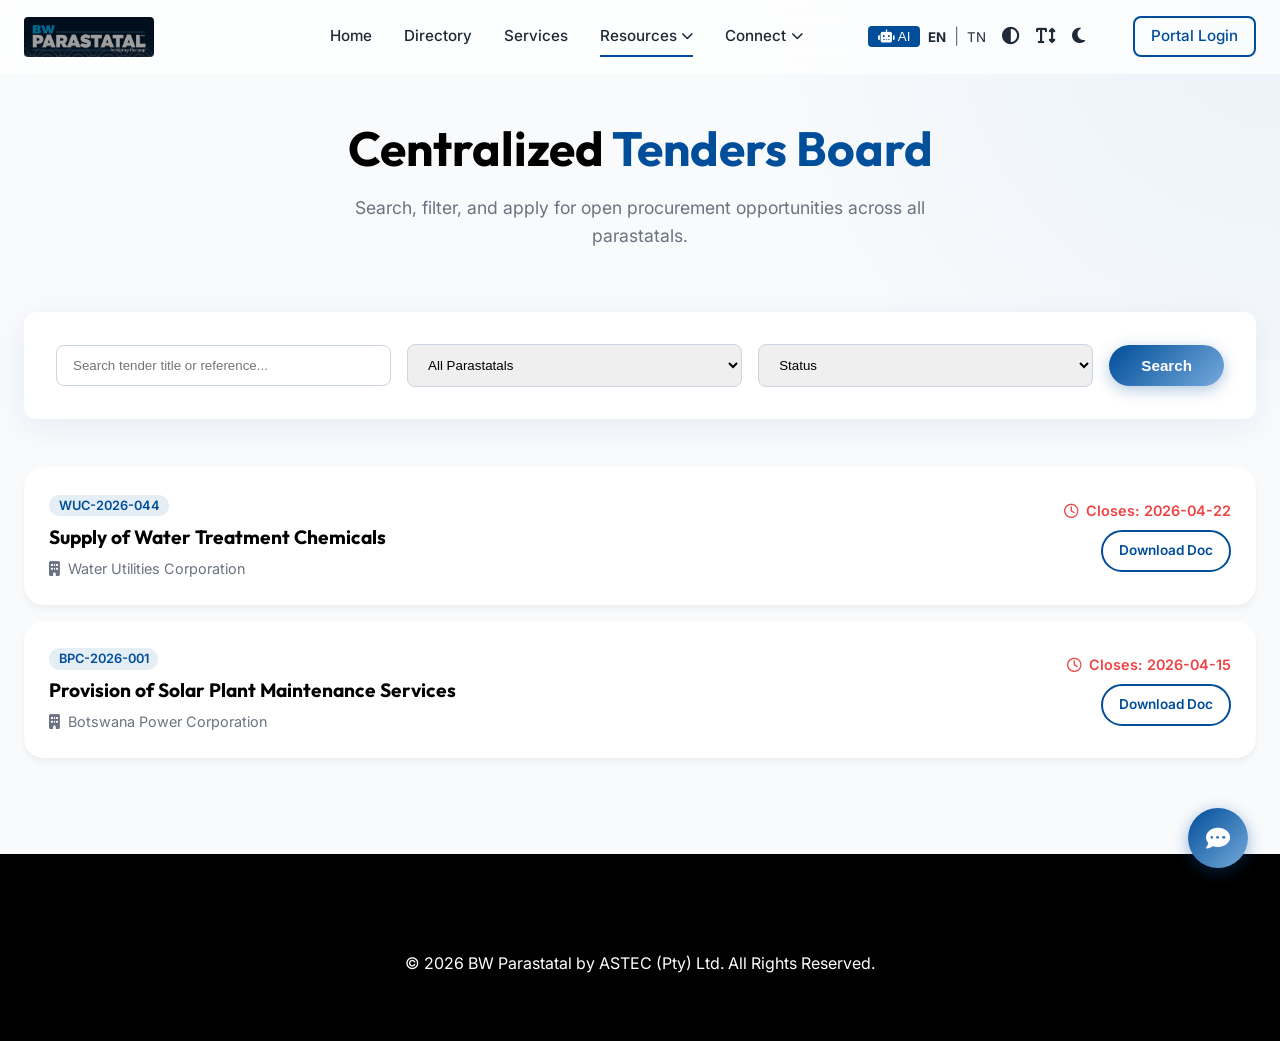
<file: tenders.html>
<!DOCTYPE html>
<html lang="en">

<head>
    <meta charset="UTF-8">
    <meta name="viewport" content="width=device-width, initial-scale=1.0">
    <title>Centralized Tenders | BW Parastatal</title>
    <link rel="stylesheet" href="css/styles.css">
    <link rel="stylesheet" href="css/components.css">
    <link rel="stylesheet" href="https://cdnjs.cloudflare.com/ajax/libs/font-awesome/6.4.0/css/all.min.css">
</head>

<body>
    <nav class="navbar">
        <div class="container nav-container">
            <a href="index.html" class="logo"><img src="assets/logo.jpg" alt="BW Parastatal"
                    style="height: 40px; width: auto; border-radius: 4px;"></a>
            <button class="mobile-menu-btn"><i class="fas fa-bars"></i></button>
            <div class="nav-links">
                <a href="index.html">Home</a>
                <a href="directory.html">Directory</a>
                <a href="services.html">Services</a>

                <div class="dropdown">
                    <a href="#" class="dropdown-toggle" onclick="event.preventDefault()">Resources <i
                            class="fas fa-chevron-down" style="font-size: 0.8em;"></i></a>
                    <div class="dropdown-content">
                        <a href="news.html">News & Media</a>
                        <a href="tenders.html">Tenders</a>
                        <a href="documents.html">Documents</a>
                    </div>
                </div>

                <div class="dropdown">
                    <a href="#" class="dropdown-toggle" onclick="event.preventDefault()">Connect <i
                            class="fas fa-chevron-down" style="font-size: 0.8em;"></i></a>
                    <div class="dropdown-content">
                        <a href="about.html">About Us</a>
                        <a href="contact.html">Contact</a>
                        <a href="support.html">Support</a>
                    </div>
                </div>

                <a href="admin.html" class="btn btn-outline"
                    style="padding: 0.4rem 1rem; border-radius: var(--radius-sm); margin-left: 1rem;">Portal Login</a>
            </div>
        </div>
    </nav>

    <header class="hero"
        style="min-height: 40vh; padding-top: 120px; align-items: flex-start; background: linear-gradient(135deg, rgba(248,250,252,0.95), rgba(248,250,252,0.98)), url('https://images.unsplash.com/photo-1542744173-8e7e53415bb0?ixlib=rb-4.0.3&auto=format&fit=crop&w=2070&q=80') center/cover;">
        <div class="container text-center">
            <h1 style="font-size: 3rem; color: var(--secondary); margin-bottom: 1rem;">Centralized <span
                    style="color: var(--primary);">Tenders Board</span></h1>
            <p style="color: var(--text-muted); max-width: 600px; margin: 0 auto; font-size: 1.1rem;">Search, filter,
                and apply for open procurement opportunities across all parastatals.</p>
        </div>
    </header>

    <section class="section" style="padding-top: 0; margin-top: -3rem; position: relative; z-index: 10;">
        <div class="container">
            <div
                style="background: white; padding: 2rem; border-radius: var(--radius-md); box-shadow: var(--glass-shadow); display: grid; grid-template-columns: 1fr 1fr 1fr auto; gap: 1rem; align-items: center;">
                <input type="text" placeholder="Search tender title or reference..."
                    style="padding: 0.75rem 1rem; border: 1px solid #cbd5e1; border-radius: var(--radius-sm); width: 100%;">
                <select
                    style="padding: 0.75rem 1rem; border: 1px solid #cbd5e1; border-radius: var(--radius-sm); width: 100%;">
                    <option>All Parastatals</option>
                    <option>Botswana Power Corporation</option>
                    <option>Botswana Oil Limited</option>
                    <option>Water Utilities Corporation</option>
                </select>
                <select
                    style="padding: 0.75rem 1rem; border: 1px solid #cbd5e1; border-radius: var(--radius-sm); width: 100%;">
                    <option>Status</option>
                    <option>Open</option>
                    <option>Closed</option>
                    <option>Awarded</option>
                </select>
                <button class="btn btn-primary" style="padding: 0.75rem 2rem;">Search</button>
            </div>

            <div style="margin-top: 3rem; display: flex; flex-direction: column; gap: 1rem;" id="tendersContainer">
                <!-- Javascript will populate this with mock data -->
                <div style="text-align: center; color: var(--text-muted); padding: 2rem; width: 100%;">
                    Loading tenders...
                </div>
            </div>
        </div>
    </section>

    <footer>
        <div class="container text-center" style="padding: 2rem 0; border-top: 1px solid rgba(0,0,0,0.1);">
            <p>&copy; 2026 BW Parastatal by ASTEC (Pty) Ltd. All Rights Reserved.</p>
        </div>
    </footer>

    <script src="js/data.js"></script>
    <script src="js/main.js"></script>
    <script>
        document.addEventListener('DOMContentLoaded', () => {
            const tendersContainer = document.getElementById('tendersContainer');
            const tenders = getTenders();
            const parastatals = getParastatals();
            
            if(tenders.length === 0) {
                tendersContainer.innerHTML = `<div class="card text-center" style="padding: 3rem;"><p style="color:var(--text-muted);">No open tenders available at this time.</p></div>`;
                return;
            }

            // Descending order sort by ID
            tenders.sort((a,b) => b.id - a.id);

            tendersContainer.innerHTML = tenders.map(tender => {
                const org = parastatals.find(p => p.id === parseInt(tender.parastatal_id));
                const orgName = org ? org.name : "System Update";
                
                return `
                <div class="card" style="display: flex; flex-direction: row; justify-content: space-between; align-items: center; padding: 1.5rem; box-shadow: 0 4px 6px rgba(0,0,0,0.05);">
                    <div>
                        <span style="font-size: 0.8rem; background: rgba(0,77,153,0.1); color: var(--primary); padding: 0.2rem 0.6rem; border-radius: 1rem; font-weight: 600;">${tender.ref}</span>
                        <h3 style="font-size: 1.2rem; margin: 0.5rem 0;">${tender.title}</h3>
                        <p style="color: var(--text-muted); font-size: 0.9rem;"><i class="fas fa-building" style="margin-right: 0.5rem;"></i>${orgName}</p>
                    </div>
                    <div style="text-align: right;">
                        <p style="color: #ef4444; font-weight: 600; font-size: 0.9rem; margin-bottom: 0.5rem;"><i class="far fa-clock" style="margin-right: 0.5rem;"></i>Closes: ${tender.closeDate}</p>
                        <a href="${tender.fileUrl}" class="btn btn-outline" style="padding: 0.5rem 1rem; font-size: 0.85rem;" target="_blank">Download Doc</a>
                    </div>
                </div>
                `;
            }).join('');
        });
    </script>
</body>

</html>
</file>
<file: css/styles.css>
@import url('https://fonts.googleapis.com/css2?family=Inter:wght@300;400;500;600;700;800&family=Outfit:wght@400;500;600;700;800&display=swap');

:root {
    --primary: #004d99; /* Deep Botswana Blue */
    --primary-light: #75aadb; /* Sky Blue */
    --secondary: #000000; /* Black */
    --accent: #ffcc00; /* Optional Gold accent for premium feel */
    --text-dark: #1f2937;
    --text-muted: #6b7280;
    --bg-light: #f8fafc;
    --bg-white: #ffffff;
    
    /* Glassmorphism variables */
    --glass-bg: rgba(255, 255, 255, 0.7);
    --glass-border: rgba(255, 255, 255, 0.4);
    --glass-shadow: 0 8px 32px 0 rgba(31, 38, 135, 0.07);
    --glass-blur: blur(12px);

    /* Dark Mode Glass */
    --glass-dark-bg: rgba(15, 23, 42, 0.7);
    --glass-dark-border: rgba(255, 255, 255, 0.1);
    
    --radius-sm: 8px;
    --radius-md: 12px;
    --radius-lg: 20px;
    --radius-xl: 32px;
    
    --transition: all 0.3s cubic-bezier(0.4, 0, 0.2, 1);
}

* {
    margin: 0;
    padding: 0;
    box-sizing: border-box;
}

body {
    font-family: 'Inter', sans-serif;
    background-color: var(--bg-light);
    color: var(--text-dark);
    line-height: 1.6;
    overflow-x: hidden;
    scroll-behavior: smooth;
}

h1, h2, h3, h4, h5, h6 {
    font-family: 'Outfit', sans-serif;
    font-weight: 700;
    line-height: 1.2;
    color: var(--secondary);
}

a {
    text-decoration: none;
    color: inherit;
    transition: var(--transition);
}

ul {
    list-style: none;
}

img {
    max-width: 100%;
    height: auto;
    display: block;
}

/* Layout Utilities */
.container {
    width: 100%;
    max-width: 1280px;
    margin: 0 auto;
    padding: 0 1.5rem;
}

.section {
    padding: 6rem 0;
}

.text-center { text-align: center; }
.mb-1 { margin-bottom: 0.5rem; }
.mb-2 { margin-bottom: 1rem; }
.mb-3 { margin-bottom: 1.5rem; }
.mb-4 { margin-bottom: 2rem; }
.mb-6 { margin-bottom: 3rem; }
.mt-4 { margin-top: 2rem; }

/* Grid Utilities */
.grid { display: grid; }
.grid-cols-2 { grid-template-columns: repeat(2, 1fr); gap: 2rem; }
.grid-cols-3 { grid-template-columns: repeat(3, 1fr); gap: 2rem; }
.grid-cols-4 { grid-template-columns: repeat(4, 1fr); gap: 2rem; }

@media (max-width: 1024px) {
    .grid-cols-4 { grid-template-columns: repeat(2, 1fr); }
    .grid-cols-3 { grid-template-columns: repeat(2, 1fr); }
}

@media (max-width: 768px) {
    .grid-cols-2, .grid-cols-3, .grid-cols-4 { grid-template-columns: 1fr; }
    .section { padding: 4rem 0; }
}

/* --- Accessibility & Theme Variables --- */
[data-theme="dark"] {
    --bg-light: #0f172a;
    --bg-white: #1e293b;
    --text-dark: #f8fafc;
    --text-muted: #94a3b8;
    --secondary: #e2e8f0;
    --glass-bg: rgba(30, 41, 59, 0.8);
    --glass-border: rgba(255, 255, 255, 0.1);
}

[data-accessibility="high-contrast"] {
    --primary: #000000;
    --primary-light: #333333;
    --bg-light: #ffffff;
    --bg-white: #ffffff;
    --text-dark: #000000;
    --text-muted: #000000;
    --secondary: #000000;
    --glass-bg: #ffffff;
    --glass-border: #000000;
}

[data-text-size="large"] {
    font-size: 110%;
}

/* Top Bar Global Tooling */
.top-bar {
    background: var(--primary);
    color: white;
    padding: 0.4rem 0;
    font-size: 0.85rem;
}
.top-bar-content {
    display: flex;
    justify-content: space-between;
    align-items: center;
}
.top-bar-tools button {
    background: transparent;
    border: 1px solid rgba(255,255,255,0.3);
    color: white;
    padding: 0.2rem 0.6rem;
    border-radius: 4px;
    cursor: pointer;
    margin-left: 0.5rem;
    transition: var(--transition);
}
.top-bar-tools button:hover, .top-bar-tools button.active {
    background: white;
    color: var(--primary);
}

/* Live Pulse Animation */
@keyframes pulse {
    0% { transform: scale(1); opacity: 1; }
    50% { transform: scale(1.05); opacity: 0.8; }
    100% { transform: scale(1); opacity: 1; }
}
</file>
<file: css/components.css>
/* Navigation */
.navbar {
    position: fixed;
    top: 0;
    left: 0;
    width: 100%;
    z-index: 1000;
    background: var(--glass-bg);
    backdrop-filter: var(--glass-blur);
    border-bottom: 1px solid var(--glass-border);
    padding: 1rem 0;
    transition: var(--transition);
}

.navbar.scrolled {
    padding: 0.5rem 0;
    background: rgba(255, 255, 255, 0.95);
    box-shadow: var(--glass-shadow);
}

.nav-container {
    display: flex;
    justify-content: space-between;
    align-items: center;
}

.logo {
    display: flex;
    align-items: center;
    gap: 0.5rem;
    font-family: 'Outfit', sans-serif;
    font-size: 1.5rem;
    font-weight: 800;
    color: var(--primary);
}

.logo span.blue { color: var(--primary-light); }
.logo span.black { color: var(--secondary); }

.nav-links {
    display: flex;
    gap: 2rem;
    align-items: center;
}

.nav-links a {
    font-weight: 500;
    font-size: 0.95rem;
    position: relative;
    padding: 0.5rem 0;
}

.nav-links a::after {
    content: '';
    position: absolute;
    bottom: 0;
    left: 0;
    width: 0;
    height: 2px;
    background: var(--primary);
    transition: var(--transition);
}

.nav-links a:hover::after, .nav-links a.active::after {
    width: 100%;
}

/* Dropdown Menus */
.dropdown {
    position: relative;
    display: inline-block;
}

.dropdown > a {
    display: flex;
    align-items: center;
    gap: 0.3rem;
}

.dropdown-content {
    display: none;
    position: absolute;
    top: 100%;
    left: 0;
    min-width: 200px;
    background: var(--glass-bg);
    backdrop-filter: var(--glass-blur);
    box-shadow: var(--glass-shadow);
    z-index: 1000;
    border-radius: var(--radius-sm);
    border: 1px solid var(--glass-border);
    flex-direction: column;
    padding: 0.5rem 0;
}

.dropdown:hover .dropdown-content {
    display: flex;
}

.dropdown-content a {
    padding: 0.75rem 1.5rem !important;
    font-weight: 500;
    transition: var(--transition);
    color: var(--text-dark) !important;
    position: relative;
}

.dropdown-content a::after {
    display: none !important;
}

.dropdown-content a:hover {
    background-color: rgba(0, 77, 153, 0.05);
    color: var(--primary) !important;
}

.mobile-menu-btn {
    display: none;
    font-size: 1.5rem;
    cursor: pointer;
    background: none;
    border: none;
    color: var(--secondary);
}

@media (max-width: 768px) {
    .nav-links {
        display: none;
        position: absolute;
        top: 100%;
        left: 0;
        width: 100%;
        background: var(--bg-white);
        flex-direction: column;
        padding: 2rem;
        box-shadow: var(--glass-shadow);
        gap: 1.5rem;
    }
    .nav-links.active {
        display: flex;
    }
    .mobile-menu-btn {
        display: block;
    }
}

/* Buttons */
.btn {
    display: inline-block;
    padding: 0.75rem 1.5rem;
    border-radius: var(--radius-xl);
    font-weight: 600;
    font-size: 0.95rem;
    cursor: pointer;
    transition: var(--transition);
    border: none;
    text-align: center;
}

.btn-primary {
    background: linear-gradient(135deg, var(--primary), var(--primary-light));
    color: white;
    box-shadow: 0 4px 15px rgba(0, 77, 153, 0.3);
}

.btn-primary:hover {
    transform: translateY(-2px);
    box-shadow: 0 6px 20px rgba(0, 77, 153, 0.4);
    color: white;
}

.btn-secondary {
    background: var(--secondary);
    color: white;
}

.btn-secondary:hover {
    background: #333;
    color: white;
}

.btn-outline {
    background: transparent;
    border: 2px solid var(--primary);
    color: var(--primary);
}

.btn-outline:hover {
    background: var(--primary);
    color: white;
}

/* Cards */
.card {
    background: var(--bg-white);
    border-radius: var(--radius-lg);
    padding: 2rem;
    box-shadow: var(--glass-shadow);
    border: 1px solid var(--glass-border);
    transition: var(--transition);
    height: 100%;
    display: flex;
    flex-direction: column;
}

.card:hover {
    transform: translateY(-5px);
    box-shadow: 0 12px 40px rgba(31, 38, 135, 0.1);
}

/* Hero Section */
.hero {
    position: relative;
    min-height: 100vh;
    display: flex;
    align-items: center;
    padding-top: 80px;
    background: linear-gradient(135deg, rgba(248,250,252,0.9), rgba(248,250,252,0.95)), url('https://images.unsplash.com/photo-1541888086425-d81bb19240f5?ixlib=rb-4.0.3&auto=format&fit=crop&w=2070&q=80') center/cover;
}

.hero::before {
    content: '';
    position: absolute;
    top: 0; left: 0; right: 0; bottom: 0;
    background: radial-gradient(circle at top right, rgba(117,170,219,0.1) 0%, transparent 40%);
    pointer-events: none;
}

/* Chatbot Widget */
.chatbot-widget {
    position: fixed;
    bottom: 2rem;
    right: 2rem;
    z-index: 1000;
    display: flex;
    flex-direction: column;
    align-items: flex-end;
}

.chatbot-btn {
    width: 60px;
    height: 60px;
    border-radius: 50%;
    background: linear-gradient(135deg, var(--primary), var(--primary-light));
    color: white;
    display: flex;
    align-items: center;
    justify-content: center;
    font-size: 1.5rem;
    cursor: pointer;
    box-shadow: 0 4px 15px rgba(0, 77, 153, 0.4);
    transition: var(--transition);
    border: none;
}

.chatbot-btn:hover {
    transform: scale(1.1);
}

.chatbot-window {
    width: 350px;
    height: 500px;
    background: var(--bg-white);
    border-radius: var(--radius-lg);
    box-shadow: 0 10px 40px rgba(0,0,0,0.15);
    margin-bottom: 1rem;
    display: flex;
    flex-direction: column;
    overflow: hidden;
    transform: translateY(20px);
    opacity: 0;
    pointer-events: none;
    transition: var(--transition);
}

.chatbot-window.active {
    transform: translateY(0);
    opacity: 1;
    pointer-events: all;
}

.chatbot-header {
    background: var(--primary);
    color: white;
    padding: 1rem;
    display: flex;
    justify-content: space-between;
    align-items: center;
}

.chatbot-header h4 {
    color: white;
    margin: 0;
    font-size: 1rem;
    display: flex;
    align-items: center;
    gap: 0.5rem;
}

.chatbot-close {
    background: none;
    border: none;
    color: white;
    cursor: pointer;
    font-size: 1.2rem;
}

.chatbot-messages {
    flex: 1;
    padding: 1rem;
    overflow-y: auto;
    display: flex;
    flex-direction: column;
    gap: 1rem;
    background: #f1f5f9;
}

.message {
    max-width: 80%;
    padding: 0.75rem 1rem;
    border-radius: 1rem;
    font-size: 0.9rem;
}

.message.bot {
    background: white;
    align-self: flex-start;
    border-bottom-left-radius: 0.25rem;
    box-shadow: 0 2px 5px rgba(0,0,0,0.05);
}

.message.user {
    background: var(--primary);
    color: white;
    align-self: flex-end;
    border-bottom-right-radius: 0.25rem;
    box-shadow: 0 2px 5px rgba(0,77,153,0.2);
}

.chatbot-input {
    padding: 1rem;
    background: white;
    border-top: 1px solid var(--glass-border);
    display: flex;
    gap: 0.5rem;
}

.chatbot-input input {
    flex: 1;
    padding: 0.75rem 1rem;
    border: 1px solid #cbd5e1;
    border-radius: var(--radius-xl);
    outline: none;
    font-family: inherit;
}

.chatbot-input input:focus {
    border-color: var(--primary);
}

.chatbot-input button {
    background: var(--primary);
    color: white;
    border: none;
    border-radius: 50%;
    width: 40px;
    height: 40px;
    display: flex;
    align-items: center;
    justify-content: center;
    cursor: pointer;
    transition: var(--transition);
}

.chatbot-input button:hover {
    background: var(--primary-light);
}

/* Footer */
footer {
    background: var(--secondary);
    color: white;
    padding: 4rem 0 2rem;
}

.footer-grid {
    display: grid;
    grid-template-columns: 2fr 1fr 1fr 1.5fr;
    gap: 3rem;
    margin-bottom: 3rem;
}

@media (max-width: 768px) {
    .footer-grid { grid-template-columns: 1fr 1fr; }
}
@media (max-width: 480px) {
    .footer-grid { grid-template-columns: 1fr; }
}

.footer-col h4 {
    color: white;
    margin-bottom: 1.5rem;
    font-size: 1.1rem;
}

.footer-col p {
    color: #9ca3af;
    font-size: 0.9rem;
    margin-bottom: 1rem;
}

.footer-links {
    display: flex;
    flex-direction: column;
    gap: 0.75rem;
}

.footer-links a {
    color: #9ca3af;
    font-size: 0.9rem;
}

.footer-links a:hover {
    color: var(--primary-light);
    padding-left: 5px;
}

.footer-bottom {
    text-align: center;
    padding-top: 2rem;
    border-top: 1px solid rgba(255,255,255,0.1);
    color: #9ca3af;
    font-size: 0.9rem;
}
</file>
